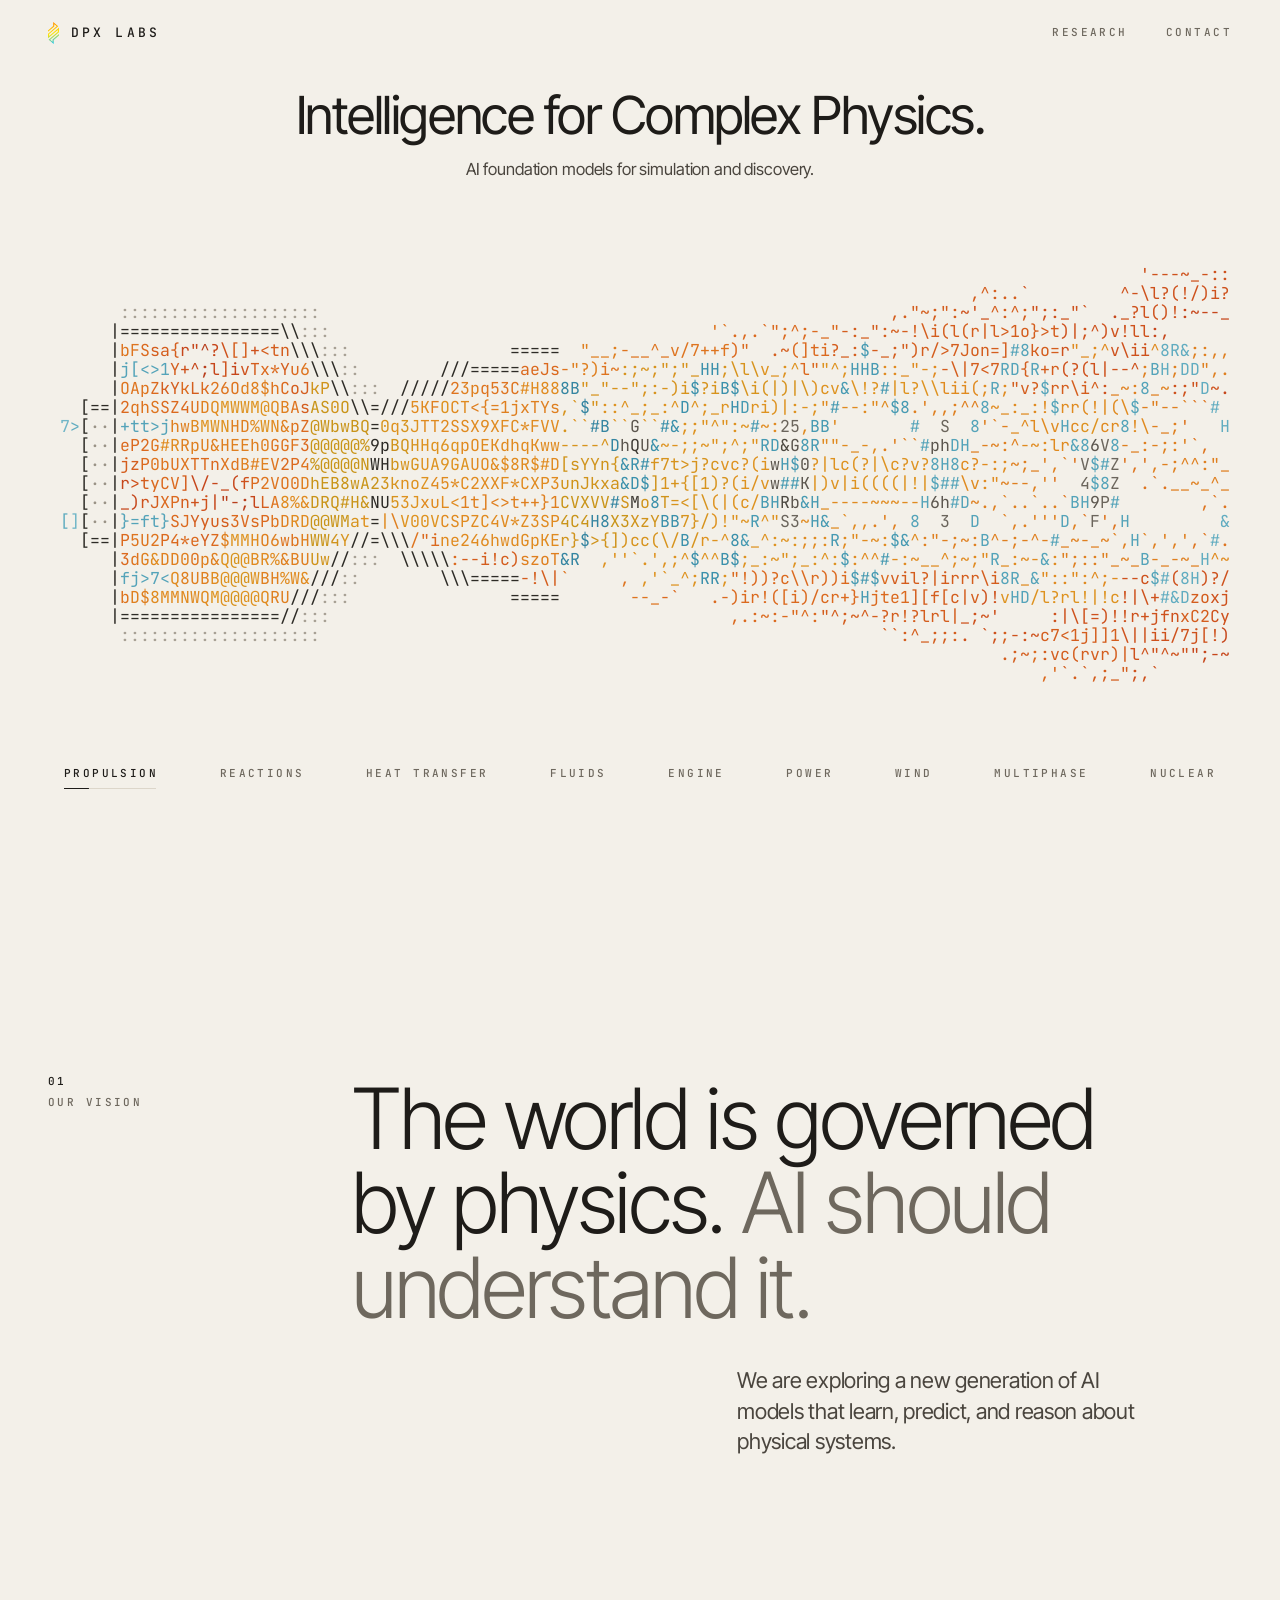
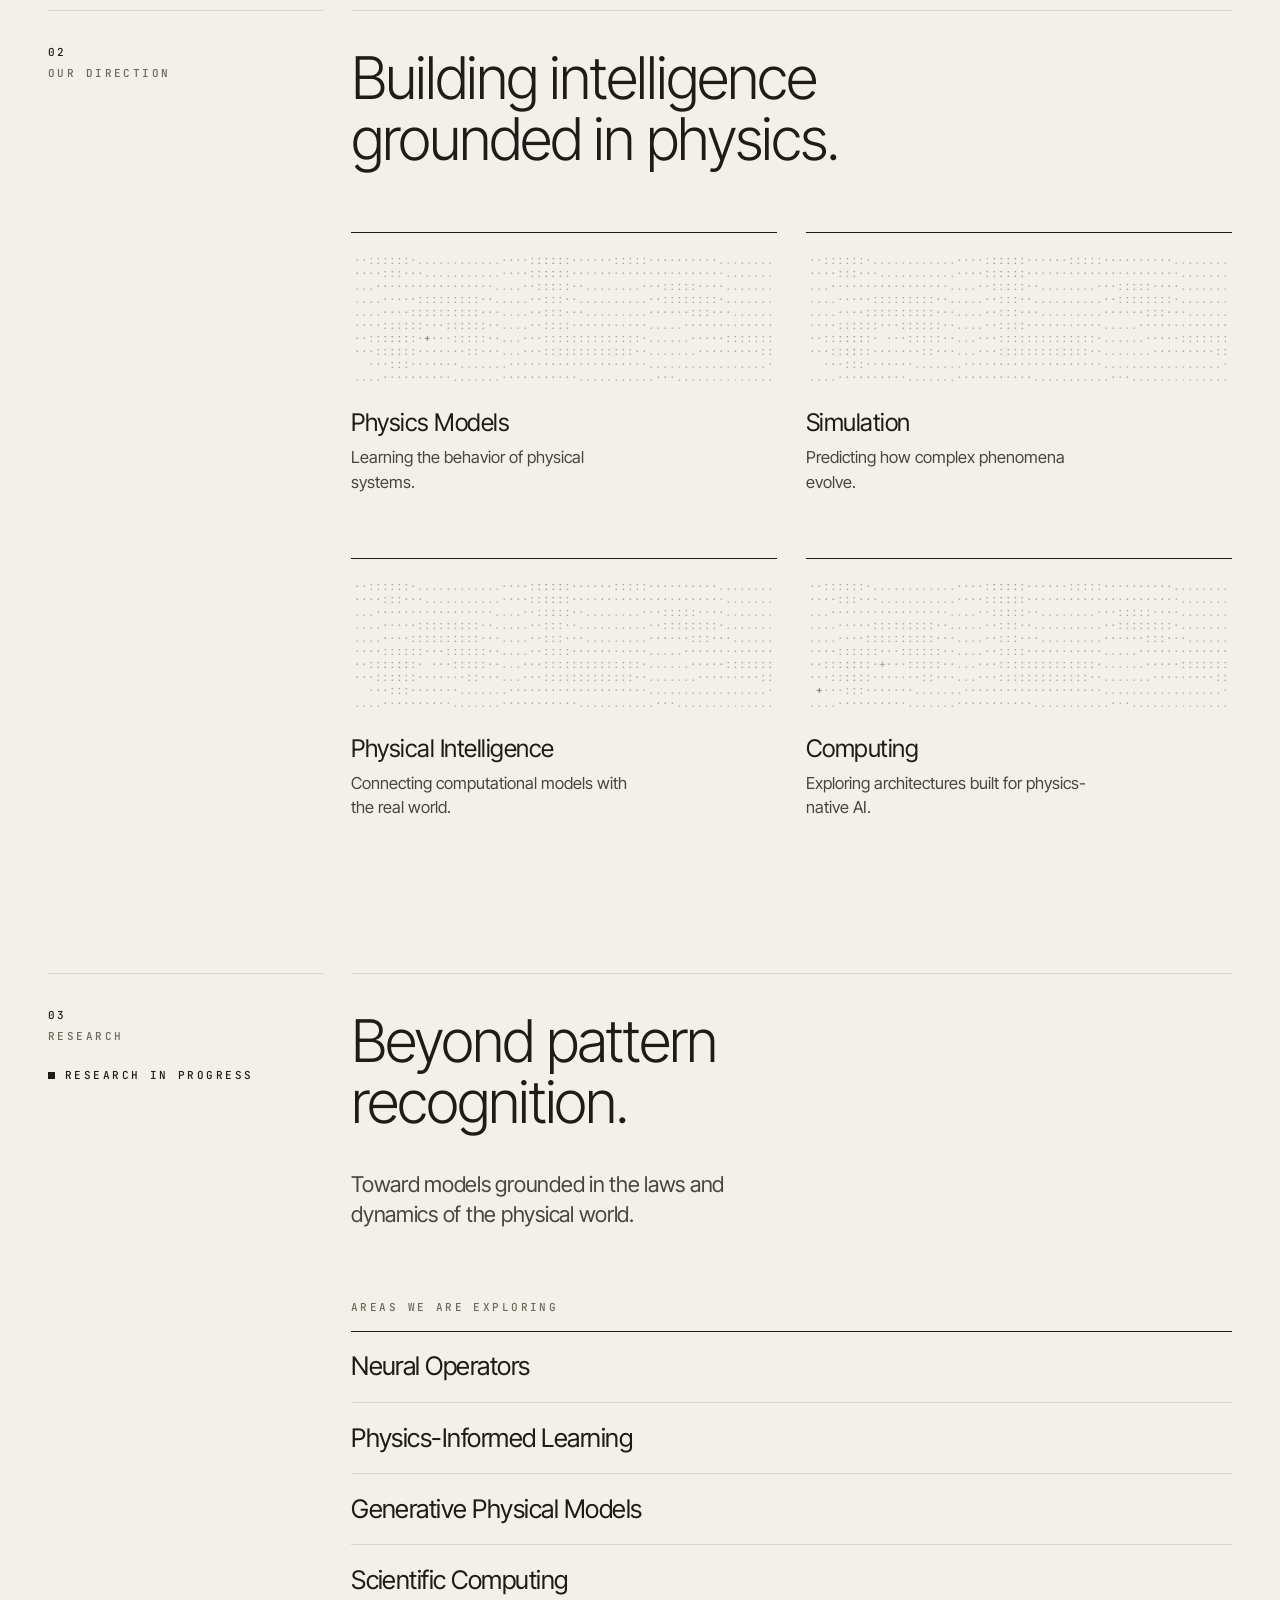
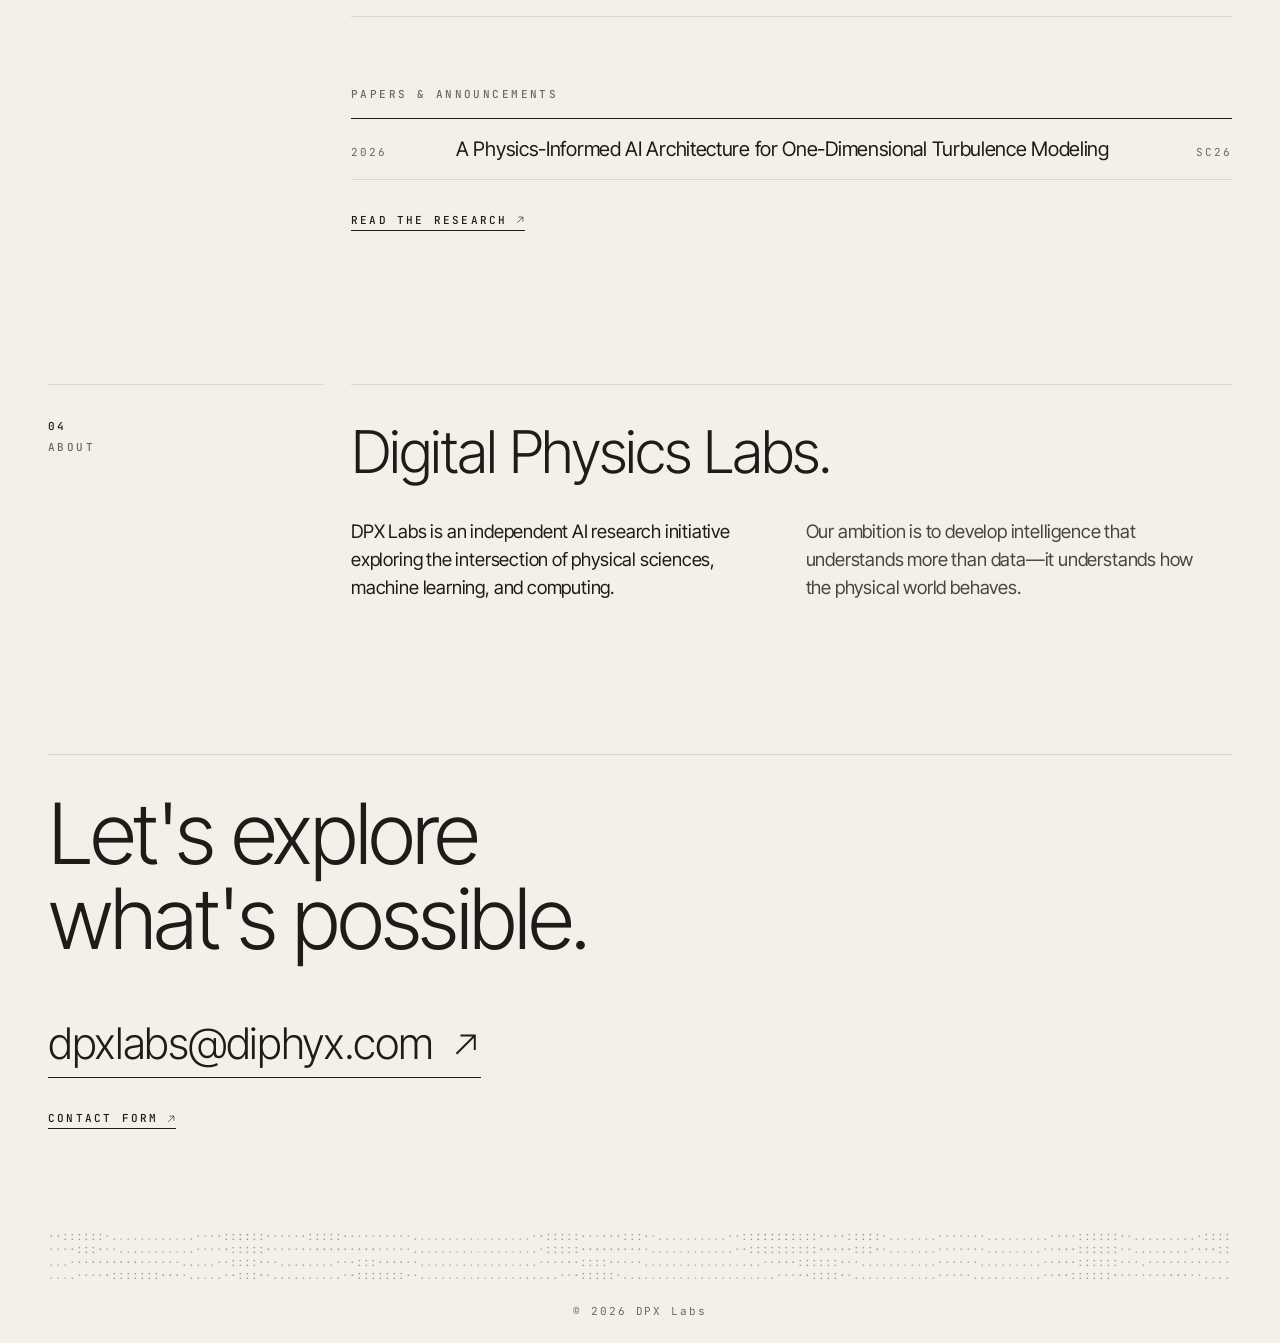
<file: index.html>
<!doctype html>
<html lang="en">
<head>
  <meta charset="utf-8">
  <meta name="viewport" content="width=device-width, initial-scale=1">
  <title>DPX Labs — Learning the Laws of Physics</title>
  <meta name="description" content="DPX Labs is an independent AI research initiative exploring the intersection of physical sciences, machine learning and computing.">
  <meta name="theme-color" content="#F3F0E9">
  <link rel="icon" href="assets/diphyx-mark.svg" type="image/svg+xml">
  <link rel="preconnect" href="https://fonts.googleapis.com">
  <link rel="preconnect" href="https://fonts.gstatic.com" crossorigin>
  <link href="https://fonts.googleapis.com/css2?family=Inter+Tight:wght@300;400;500&family=JetBrains+Mono:wght@400;500&display=swap" rel="stylesheet">
  <link rel="stylesheet" href="styles.css">
</head>
<body>
  <a class="skip" href="#vision">Skip to content</a>

  <header class="site-header">
    <a class="brand" href="#top" aria-label="DPX Labs, back to top">
      <img src="assets/diphyx-mark.svg" alt="" width="11" height="22">
      <span>DPX LABS</span>
    </a>
    <nav class="site-nav" aria-label="Primary">
      <a href="research.html">RESEARCH</a>
      <a href="contact.html">CONTACT</a>
    </nav>
  </header>

  <main>
    <section class="hero" id="top" aria-label="Introduction">
      <div class="intro">
        <h1>Intelligence for Complex Physics.</h1>
        <p class="subtitle">AI foundation models for simulation and discovery.</p>
      </div>

      <div class="matrix" id="physics-hero">
        <canvas role="img" aria-label="ASCII physics simulation"></canvas>
      </div>

      <nav class="scene-nav" aria-label="Simulations">
        <button type="button" data-scene="propulsion" aria-pressed="true">PROPULSION<span class="bar"><i></i></span></button>
        <button type="button" data-scene="combustion" aria-pressed="false">REACTIONS<span class="bar"><i></i></span></button>
        <button type="button" data-scene="thermal" aria-pressed="false">HEAT TRANSFER<span class="bar"><i></i></span></button>
        <button type="button" data-scene="flow" aria-pressed="false">FLUIDS<span class="bar"><i></i></span></button>
        <button type="button" data-scene="engine" aria-pressed="false">ENGINE<span class="bar"><i></i></span></button>
        <button type="button" data-scene="power" aria-pressed="false">POWER<span class="bar"><i></i></span></button>
        <button type="button" data-scene="wind" aria-pressed="false">WIND<span class="bar"><i></i></span></button>
        <button type="button" data-scene="pump" aria-pressed="false">MULTIPHASE<span class="bar"><i></i></span></button>
        <button type="button" data-scene="nuclear" aria-pressed="false">NUCLEAR<span class="bar"><i></i></span></button>
      </nav>
    </section>

    <section class="spread spread--vision" id="vision" aria-labelledby="vision-h">
      <p class="rail"><span class="idx">01</span><span class="label">Our vision</span></p>
      <div class="col">
        <h2 id="vision-h" class="display">The world is governed by physics. <span class="turn">AI should understand it.</span></h2>
        <p class="lede">We are exploring a new generation of AI models that learn, predict, and reason about physical systems.</p>
      </div>
    </section>

    <section class="spread" id="direction" aria-labelledby="direction-h">
      <p class="rail"><span class="idx">02</span><span class="label">Our direction</span></p>
      <div class="col">
        <h2 id="direction-h" class="title">Building intelligence grounded in physics.</h2>
        <ol class="directions">
          <li>
            <canvas class="micro" data-field="wave" aria-hidden="true"></canvas>
            <h3>Physics Models</h3>
            <p>Learning the behavior of physical systems.</p>
          </li>
          <li>
            <canvas class="micro" data-field="flow" aria-hidden="true"></canvas>
            <h3>Simulation</h3>
            <p>Predicting how complex phenomena evolve.</p>
          </li>
          <li>
            <canvas class="micro" data-field="sense" aria-hidden="true"></canvas>
            <h3>Physical Intelligence</h3>
            <p>Connecting computational models with the real world.</p>
          </li>
          <li>
            <canvas class="micro" data-field="lattice" aria-hidden="true"></canvas>
            <h3>Computing</h3>
            <p>Exploring architectures built for physics-native AI.</p>
          </li>
        </ol>
      </div>
    </section>

    <section class="spread" id="research" aria-labelledby="research-h">
      <div class="rail"><span class="idx">03</span><span class="label">Research</span><p class="status"><i aria-hidden="true"></i>Research in progress</p></div>
      <div class="col">
        <h2 id="research-h" class="title">Beyond pattern recognition.</h2>
        <p class="lede">Toward models grounded in the laws and dynamics of the physical world.</p>

        <h3 class="minor">Areas we are exploring</h3>
        <ul class="topics">
          <li>Neural Operators</li>
          <li>Physics-Informed Learning</li>
          <li>Generative Physical Models</li>
          <li>Scientific Computing</li>
        </ul>

        <div class="pubs" aria-labelledby="pubs-h">
          <h3 class="minor" id="pubs-h">Papers &amp; announcements</h3>
          <!-- TODO: confirm the SC26 status and keep it in sync with research.html#publications. -->
          <ol class="pub-list">
            <li>
              <time datetime="2026">2026</time>
              <a href="research.html#publications">A Physics-Informed AI Architecture for One-Dimensional Turbulence Modeling</a>
              <span class="pub-kind">SC26</span>
            </li>
          </ol>
          <p class="teaser-more"><a class="more-link" href="research.html">Read the research<svg viewBox="0 0 24 24" aria-hidden="true"><path d="M5 19 19 5M8 5h11v11" fill="none" stroke="currentColor" stroke-width="1.5"/></svg></a></p>
        </div>
      </div>
    </section>

    <section class="spread" id="about" aria-labelledby="about-h">
      <p class="rail"><span class="idx">04</span><span class="label">About</span></p>
      <div class="col">
        <h2 id="about-h" class="title">Digital Physics Labs.</h2>
        <div class="prose">
          <p>DPX Labs is an independent AI research initiative exploring the intersection of physical sciences, machine learning, and computing.</p>
          <p>Our ambition is to develop intelligence that understands more than data—it understands how the physical world behaves.</p>
        </div>
      </div>
    </section>

    <section class="spread spread--contact" id="contact" aria-labelledby="contact-h">
      <div class="col">
        <h2 id="contact-h" class="display">Let's explore what's possible.</h2>
        <!-- Contact address: change both the href and the text below. -->
        <a class="mail" href="mailto:dpxlabs@diphyx.com">
          <span>dpxlabs@diphyx.com</span>
          <svg viewBox="0 0 24 24" width="24" height="24" aria-hidden="true"><path d="M5 19 19 5M8 5h11v11" fill="none" stroke="currentColor" stroke-width="1.5"/></svg>
        </a>
        <p class="teaser-more"><a class="more-link" href="contact.html">Contact form<svg viewBox="0 0 24 24" aria-hidden="true"><path d="M5 19 19 5M8 5h11v11" fill="none" stroke="currentColor" stroke-width="1.5"/></svg></a></p>
      </div>
    </section>

    <canvas class="band" data-field="calm" data-font="11" aria-hidden="true"></canvas>
  </main>

  <footer class="site-footer">© 2026 DPX Labs</footer>

  <script src="js/core.js"></script>
  <script src="js/ascii-renderer.js"></script>
  <script src="js/physics-scene.js"></script>
  <script src="js/scenes/pipe-flow-scene.js"></script>
  <script src="js/scenes/flame-scene.js"></script>
  <script src="js/scenes/heat-exchanger-scene.js"></script>
  <script src="js/scenes/rocket-engine-scene.js"></script>
  <script src="js/scenes/car-engine-scene.js"></script>
  <script src="js/scenes/gas-turbine-scene.js"></script>
  <script src="js/scenes/wind-turbine-scene.js"></script>
  <script src="js/scenes/pump-cavitation-scene.js"></script>
  <script src="js/scenes/nuclear-loop-scene.js"></script>
  <script src="js/scene-transition.js"></script>
  <script src="js/physics-hero.js"></script>
  <script src="js/micro-field.js"></script>
  <script src="js/site.js"></script>
  <script>
    (function () {
      var family = '"JetBrains Mono", ui-monospace, "SF Mono", Menlo, monospace';
      var boot = function () {
        new DPX.PhysicsHero(document.getElementById('physics-hero'), { fontFamily: family });
        DPX.initMicroFields({ fontFamily: family });
      };
      var fontReady = document.fonts && document.fonts.load ? document.fonts.load('12px "JetBrains Mono"') : Promise.resolve();
      Promise.race([fontReady, new Promise(function (r) { setTimeout(r, 1200); })]).then(boot, boot);
    })();
  </script>
</body>
</html>
</file>
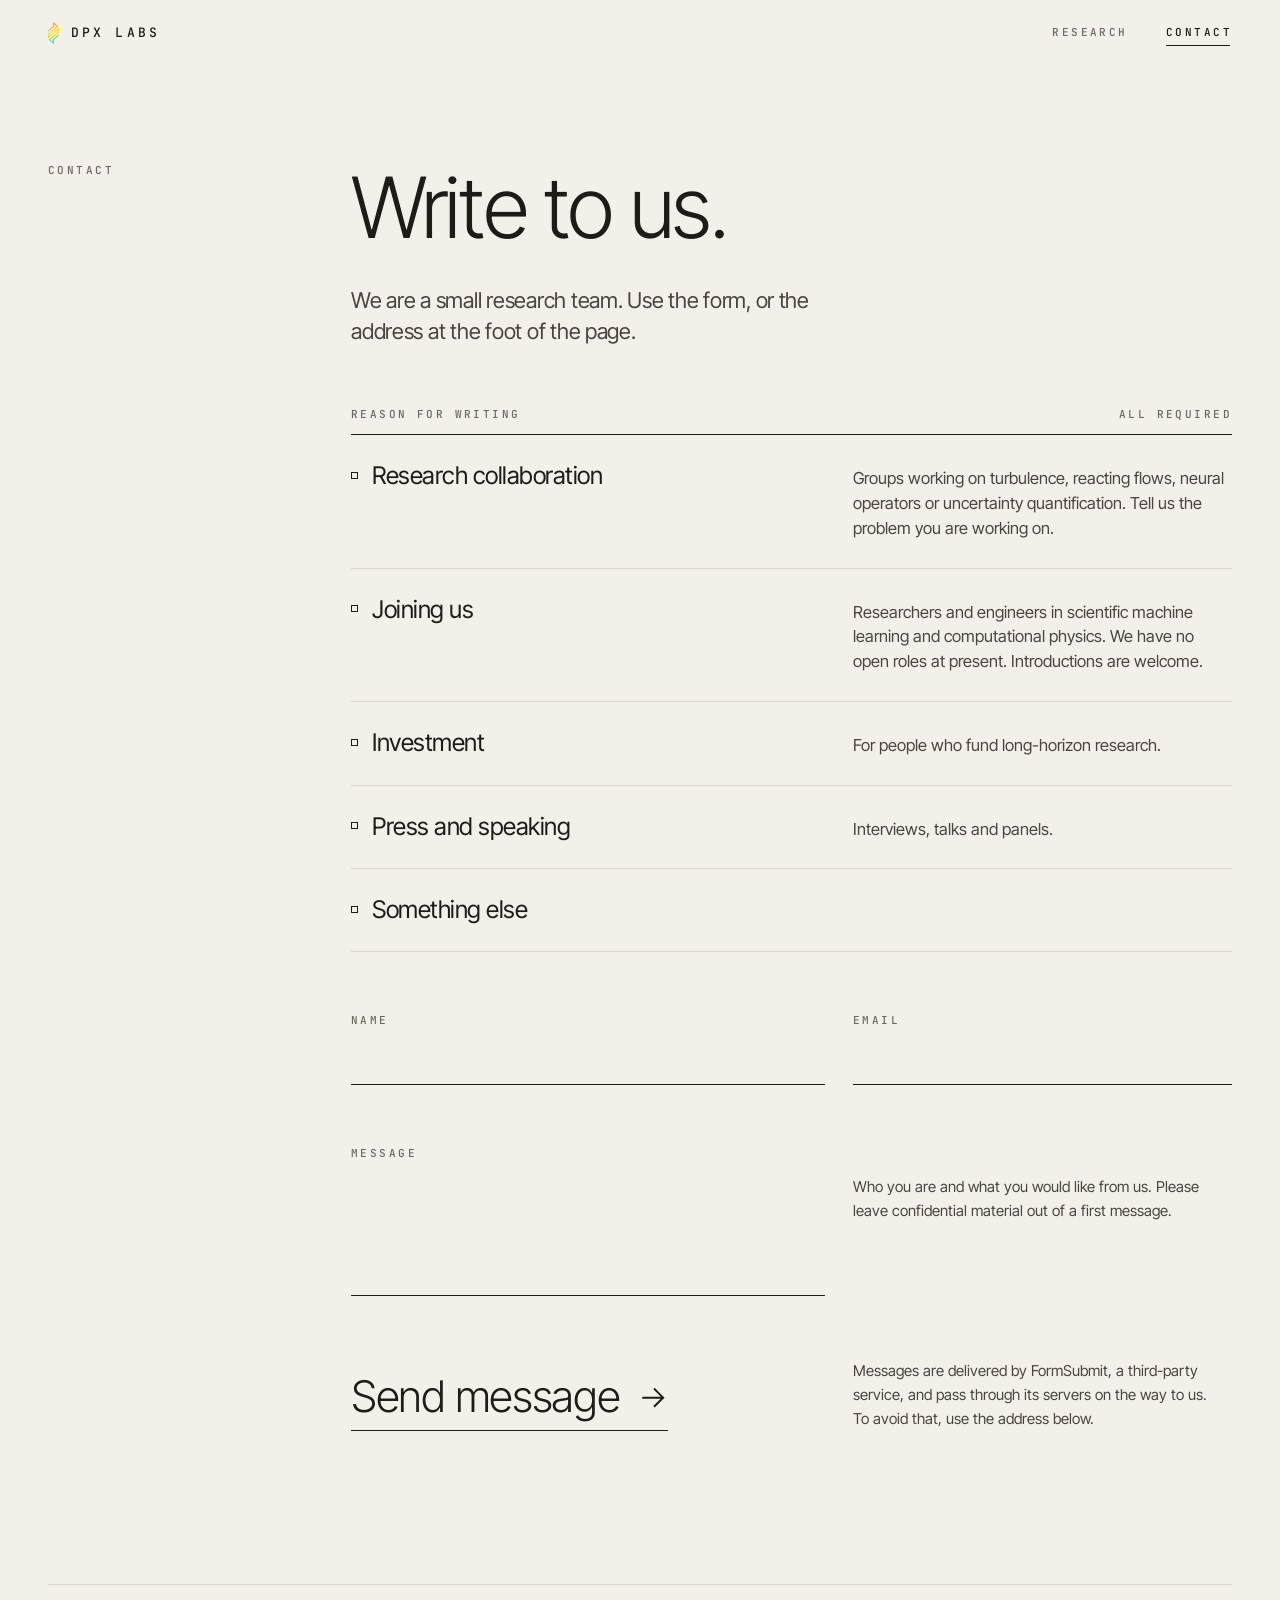
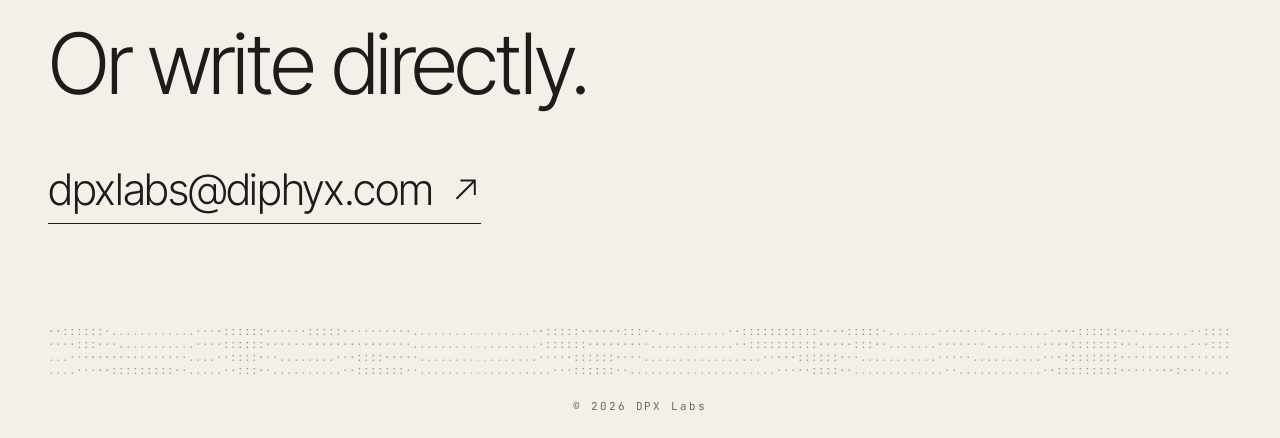
<file: contact.html>
<!doctype html>
<html lang="en">
<head>
  <meta charset="utf-8">
  <meta name="viewport" content="width=device-width, initial-scale=1">
  <title>Contact — DPX Labs</title>
  <meta name="description" content="Write to DPX Labs about research collaboration, joining the team, investment or press.">
  <meta name="theme-color" content="#F3F0E9">
  <meta property="og:title" content="Contact — DPX Labs">
  <meta property="og:description" content="Write to DPX Labs about research collaboration, joining the team, investment or press.">
  <meta property="og:type" content="website">
  <!-- TODO: add <link rel="canonical"> once the site's domain is settled (CNAME and PRODUCT.md disagree). -->
  <link rel="icon" href="assets/diphyx-mark.svg" type="image/svg+xml">
  <link rel="preconnect" href="https://fonts.googleapis.com">
  <link rel="preconnect" href="https://fonts.gstatic.com" crossorigin>
  <link href="https://fonts.googleapis.com/css2?family=Inter+Tight:wght@300;400;500&family=JetBrains+Mono:wght@400;500&display=swap" rel="stylesheet">
  <link rel="stylesheet" href="styles.css">
</head>
<body class="page-contact">
  <a class="skip" href="#write">Skip to the form</a>

  <header class="site-header">
    <a class="brand" href="index.html" aria-label="DPX Labs, home">
      <img src="assets/diphyx-mark.svg" alt="" width="11" height="22">
      <span>DPX LABS</span>
    </a>
    <nav class="site-nav" aria-label="Primary">
      <a href="research.html">RESEARCH</a>
      <a href="contact.html" data-page aria-current="page">CONTACT</a>
    </nav>
  </header>

  <main>
    <section class="spread spread--intro" id="top" aria-labelledby="contact-page-h">
      <div class="rail"><span class="label">Contact</span></div>
      <div class="col">
        <h1 id="contact-page-h" class="display">Write to us.</h1>
        <p class="lede">We are a small research team. Use the form, or the address at the foot of the page.</p>

        <div class="form-wrap" id="write">
          <!-- Sent state. Without script it is shown by the #sent fragment that FormSubmit redirects to;
               with script, js/contact-form.js shows it after a successful send. -->
          <div class="sent" id="sent" role="status" tabindex="-1">
            <p class="status"><i aria-hidden="true"></i>Message sent</p>
            <p class="lede">Thank you. Your message is on its way to us.</p>
            <p class="teaser-more"><a class="more-link" id="write-again" href="contact.html">Write another message<svg viewBox="0 0 24 24" aria-hidden="true"><path d="M5 19 19 5M8 5h11v11" fill="none" stroke="currentColor" stroke-width="1.5"/></svg></a></p>
          </div>

          <!-- FormSubmit (formsubmit.co). The first submission sends an activation email to the inbox below;
               nothing is delivered until its link is clicked. After activation the address in `action`
               can be replaced by the alias FormSubmit sends. Change the address here and in the strip below. -->
          <form class="form" id="contact-form" action="https://formsubmit.co/dpxlabs@diphyx.com" method="POST">
            <!-- `_next` must be an absolute URL. js/contact-form.js rewrites it to the page's own address;
                 the value below is used only when scripts are off. TODO: set it to the site's real domain. -->
            <input type="hidden" name="_next" value="https://dpx.diphyx.com/contact.html#sent">
            <input type="hidden" name="_captcha" value="false">
            <input type="hidden" name="_template" value="table">
            <div class="hp" hidden aria-hidden="true">
              <label for="f-honey">Leave this field empty</label>
              <input type="text" id="f-honey" name="_honey" tabindex="-1" autocomplete="off">
            </div>

            <div class="form-head">
              <p class="minor" id="reason-label">Reason for writing</p>
              <p class="minor">All required</p>
            </div>
            <p class="field-error" id="err-reason"></p>
            <!-- The chosen reason is sent as the email subject. -->
            <div class="choices" id="f-reason" role="radiogroup" aria-labelledby="reason-label" aria-required="true">
              <label class="choice">
                <input type="radio" name="_subject" value="Research collaboration" required aria-labelledby="n-collab" aria-describedby="d-collab err-reason">
                <span class="choice-name" id="n-collab">Research collaboration</span>
                <span class="choice-desc" id="d-collab">Groups working on turbulence, reacting flows, neural operators or uncertainty quantification. Tell us the problem you are working on.</span>
              </label>
              <label class="choice">
                <input type="radio" name="_subject" value="Introduction" aria-labelledby="n-join" aria-describedby="d-join err-reason">
                <span class="choice-name" id="n-join">Joining us</span>
                <span class="choice-desc" id="d-join">Researchers and engineers in scientific machine learning and computational physics. We have no open roles at present. Introductions are welcome.</span>
              </label>
              <label class="choice">
                <input type="radio" name="_subject" value="Investor enquiry" aria-labelledby="n-invest" aria-describedby="d-invest err-reason">
                <span class="choice-name" id="n-invest">Investment</span>
                <span class="choice-desc" id="d-invest">For people who fund long-horizon research.</span>
              </label>
              <label class="choice">
                <input type="radio" name="_subject" value="Press or speaking request" aria-labelledby="n-press" aria-describedby="d-press err-reason">
                <span class="choice-name" id="n-press">Press and speaking</span>
                <span class="choice-desc" id="d-press">Interviews, talks and panels.</span>
              </label>
              <label class="choice">
                <input type="radio" name="_subject" value="General enquiry" aria-labelledby="n-other" aria-describedby="err-reason">
                <span class="choice-name" id="n-other">Something else</span>
              </label>
            </div>

            <div class="field-row">
              <div class="field">
                <label class="minor" for="f-name">Name</label>
                <input type="text" id="f-name" name="name" autocomplete="name" required aria-describedby="err-name">
                <p class="field-error" id="err-name"></p>
              </div>
              <div class="field">
                <label class="minor" for="f-email">Email</label>
                <input type="email" id="f-email" name="email" autocomplete="email" spellcheck="false" required aria-describedby="err-email">
                <p class="field-error" id="err-email"></p>
              </div>
            </div>

            <div class="field field--message">
              <label class="minor" for="f-message">Message</label>
              <p class="field-hint" id="hint-message">Who you are and what you would like from us. Please leave confidential material out of a first message.</p>
              <textarea id="f-message" name="message" rows="4" required aria-describedby="hint-message err-message"></textarea>
              <p class="field-error" id="err-message"></p>
            </div>

            <p class="form-status" id="form-status" role="status"></p>
            <p class="sr" id="send-live" role="status"></p>

            <div class="send-row">
              <button class="send" type="submit">
                <span>Send message</span>
                <svg viewBox="0 0 24 24" width="24" height="24" aria-hidden="true"><path d="M4 12h16M13 5l7 7-7 7" fill="none" stroke="currentColor" stroke-width="1.5"/></svg>
              </button>
              <p class="form-privacy">Messages are delivered by FormSubmit, a third-party service, and pass through its servers on the way to us. To avoid that, use the address below.</p>
            </div>
          </form>
        </div>
      </div>
    </section>

    <section class="spread spread--contact" id="contact" aria-labelledby="contact-h">
      <div class="col">
        <h2 id="contact-h" class="display">Or write directly.</h2>
        <a class="mail" href="mailto:dpxlabs@diphyx.com">
          <span>dpxlabs@diphyx.com</span>
          <svg viewBox="0 0 24 24" width="24" height="24" aria-hidden="true"><path d="M5 19 19 5M8 5h11v11" fill="none" stroke="currentColor" stroke-width="1.5"/></svg>
        </a>
      </div>
    </section>

    <canvas class="band" data-field="calm" data-font="11" aria-hidden="true"></canvas>
  </main>

  <footer class="site-footer">© 2026 DPX Labs</footer>

  <script src="js/core.js"></script>
  <script src="js/ascii-renderer.js"></script>
  <script src="js/micro-field.js"></script>
  <script src="js/site.js"></script>
  <script src="js/contact-form.js"></script>
  <script>
    (function () {
      var family = '"JetBrains Mono", ui-monospace, "SF Mono", Menlo, monospace';
      var boot = function () { DPX.initMicroFields({ fontFamily: family }); };
      var fontReady = document.fonts && document.fonts.load ? document.fonts.load('12px "JetBrains Mono"') : Promise.resolve();
      Promise.race([fontReady, new Promise(function (r) { setTimeout(r, 1200); })]).then(boot, boot);
    })();
  </script>
</body>
</html>
</file>
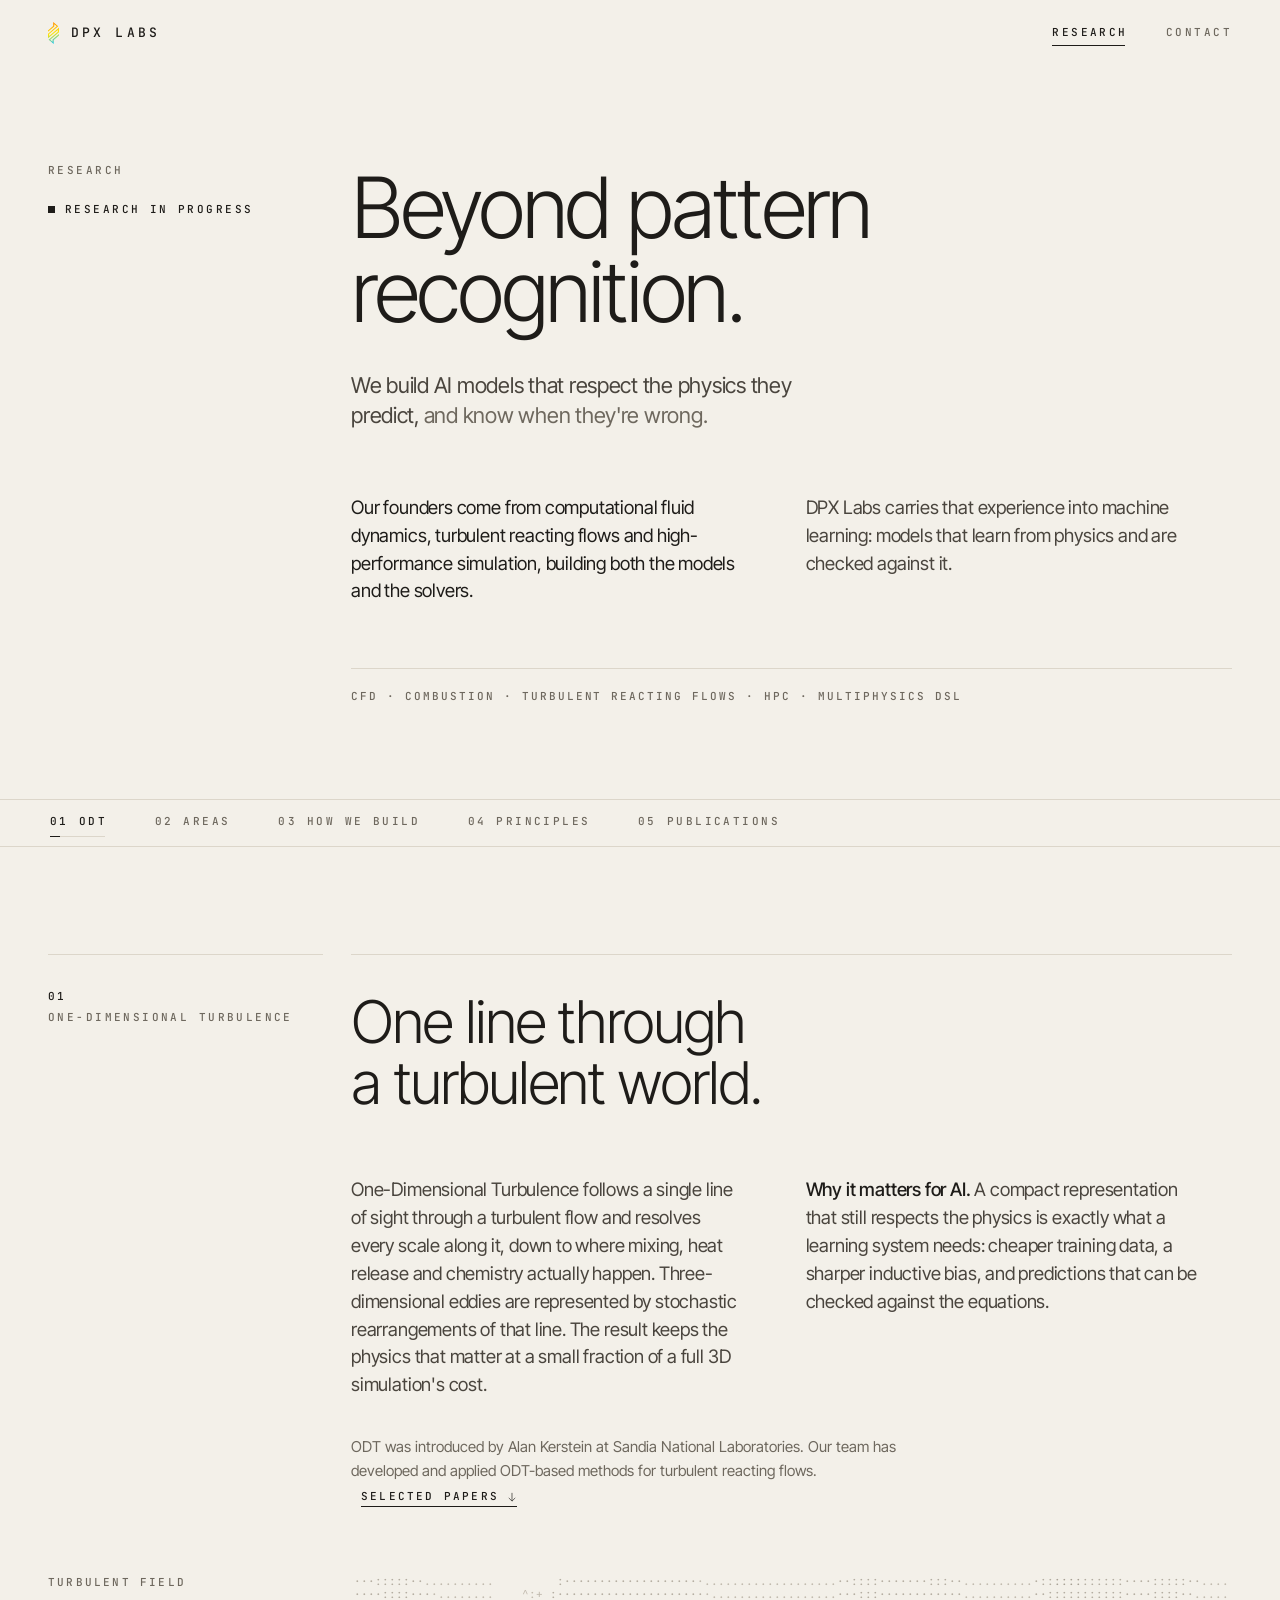
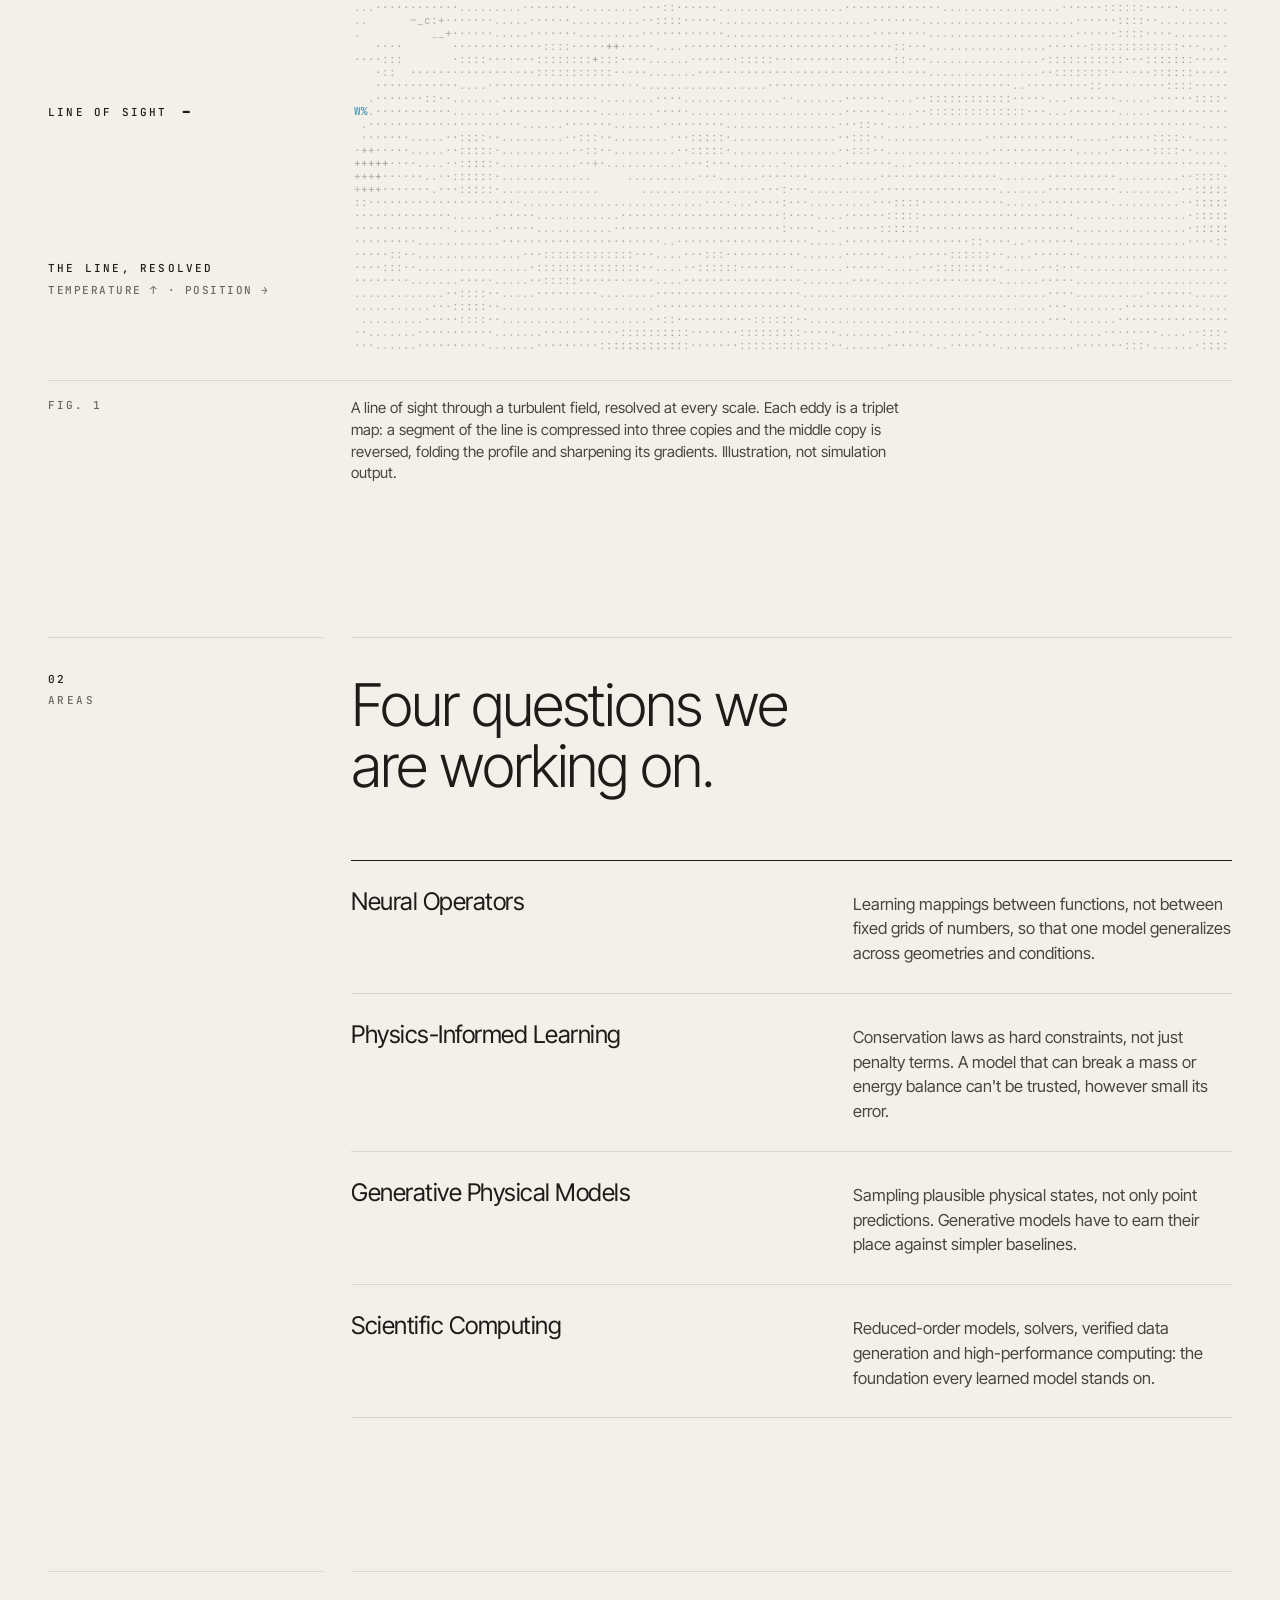
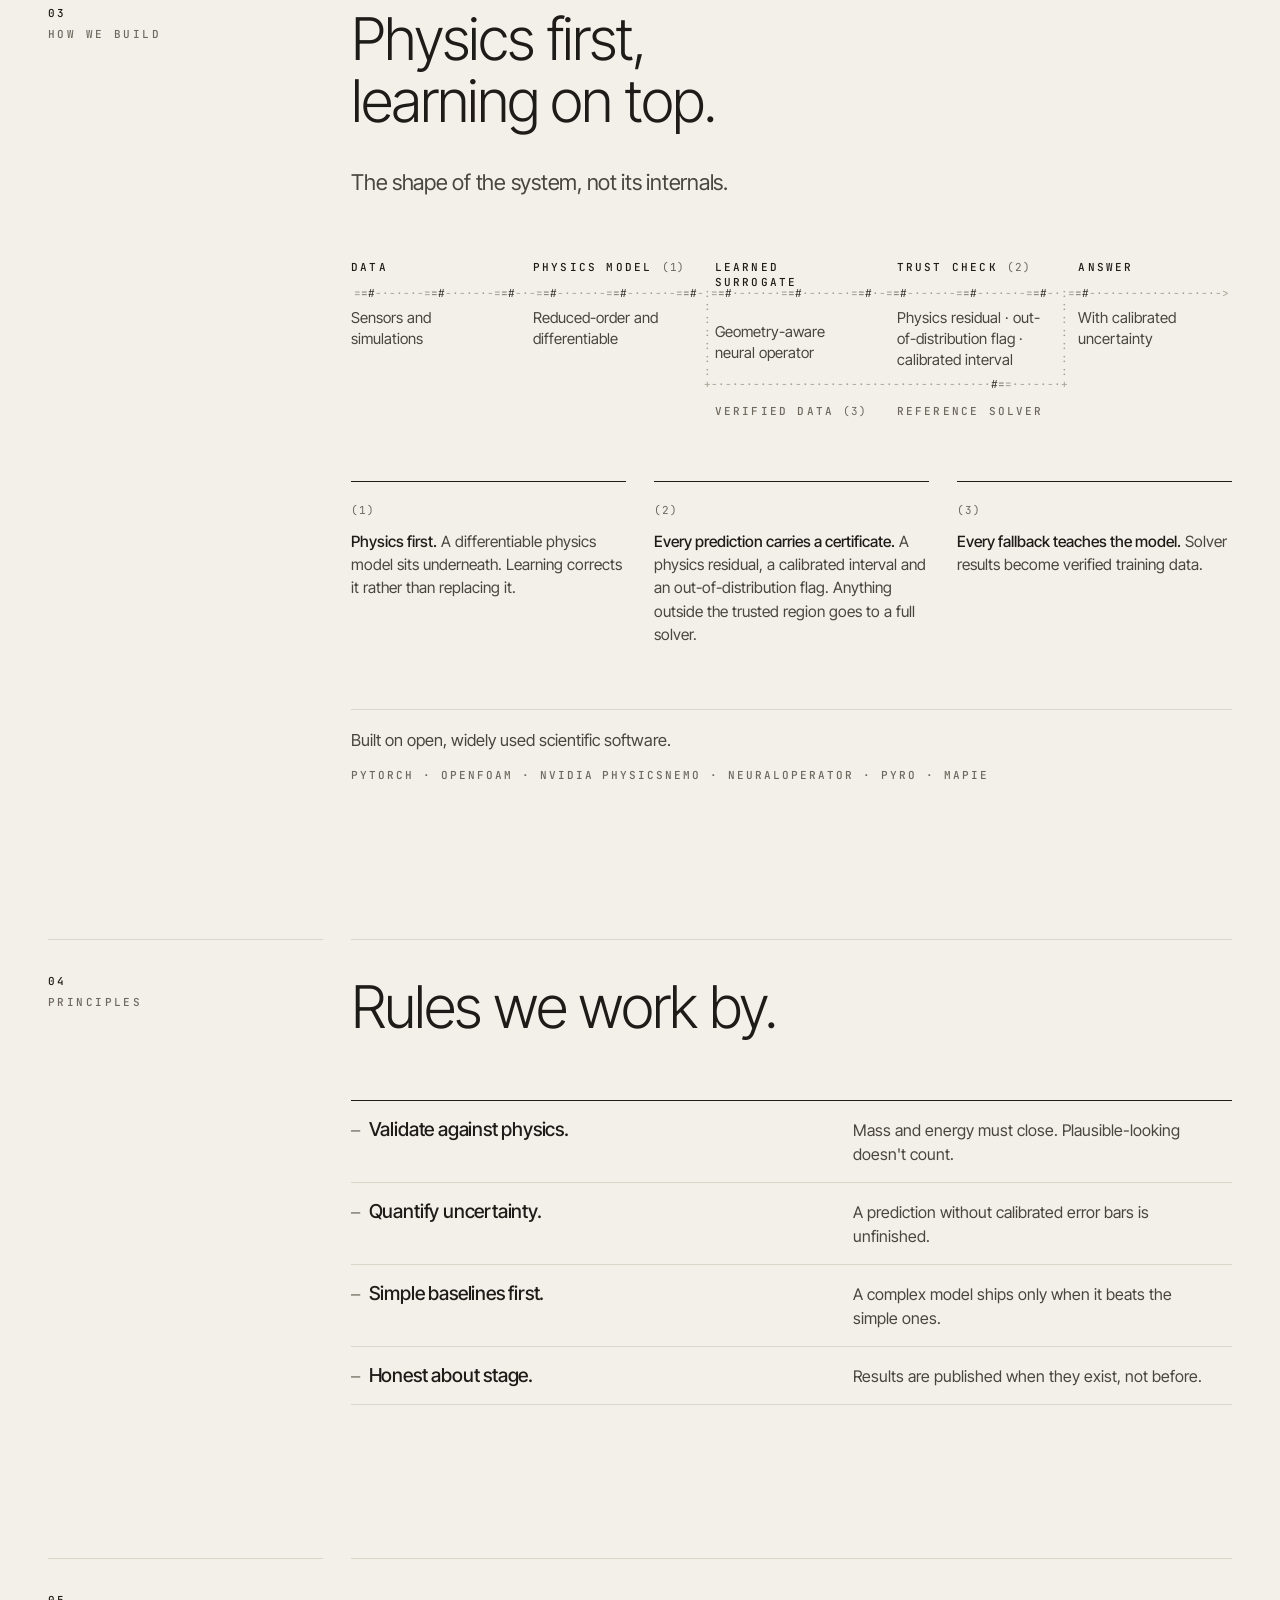
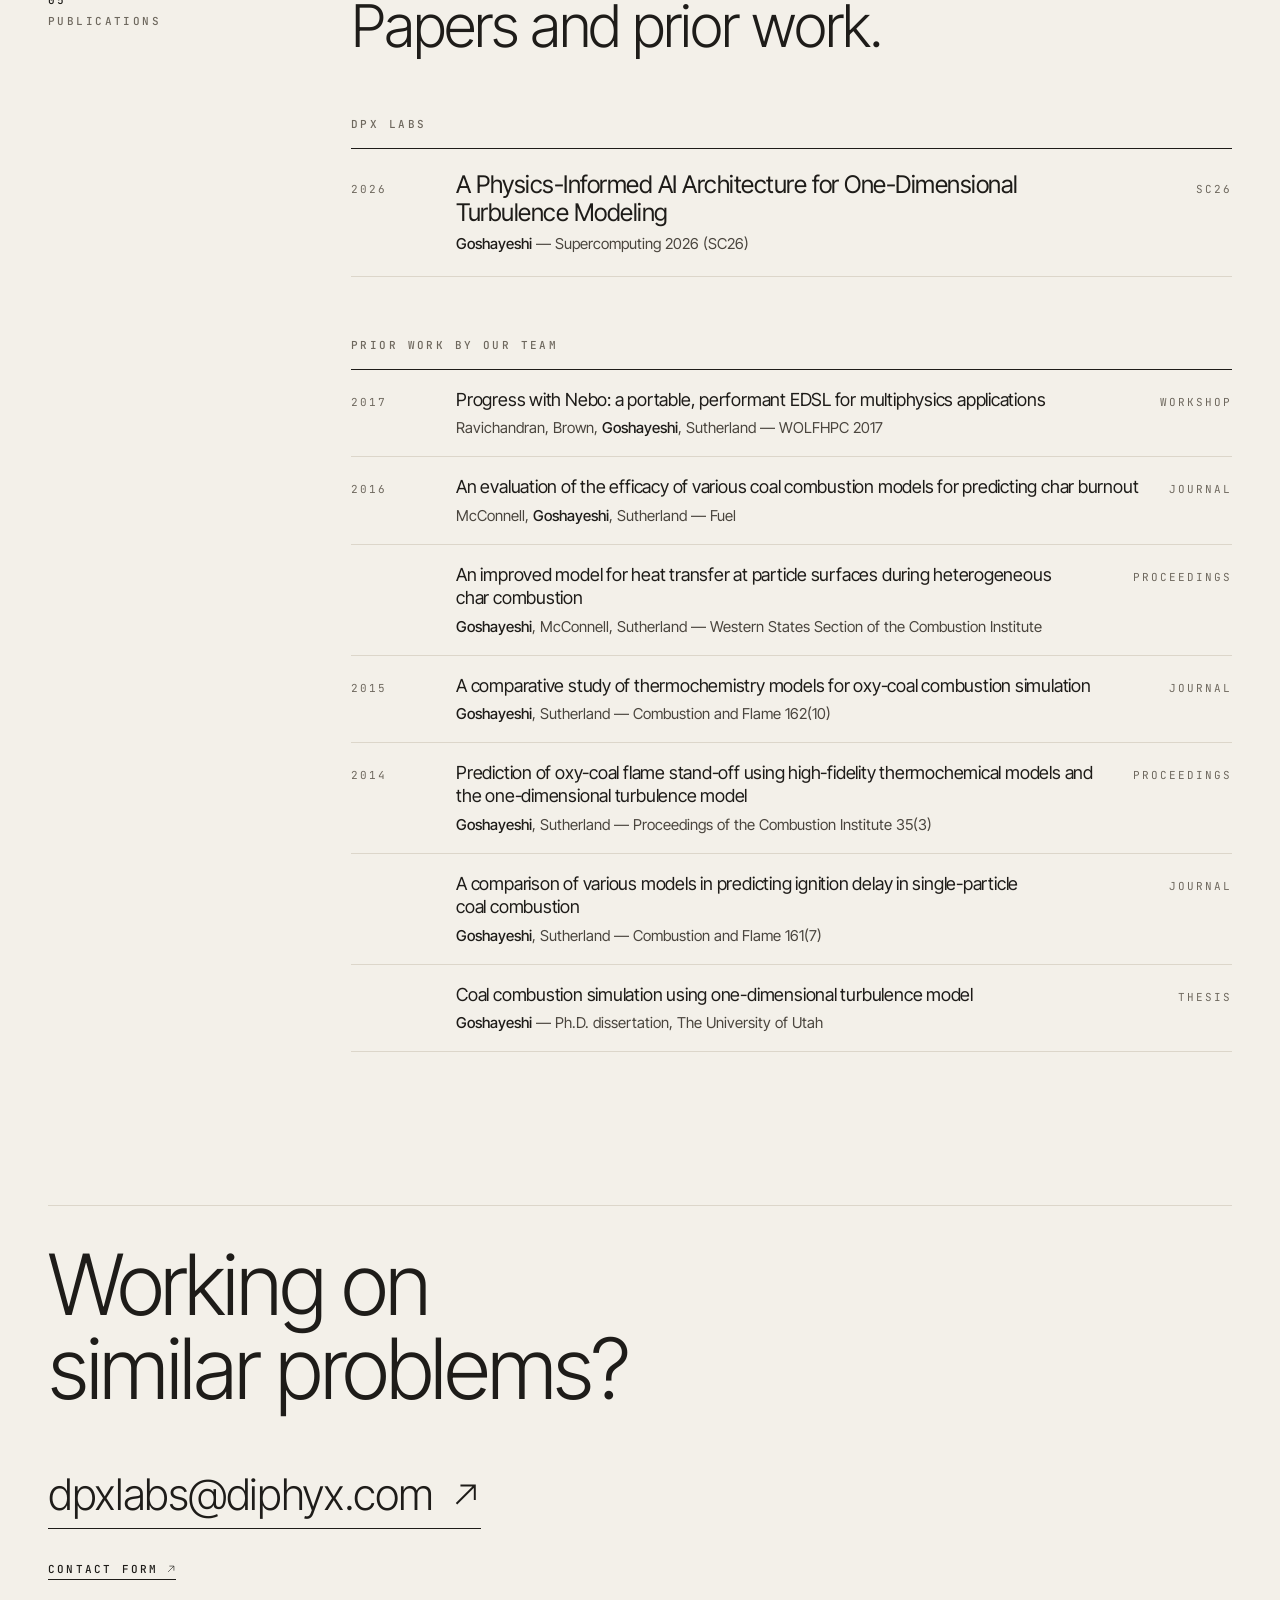
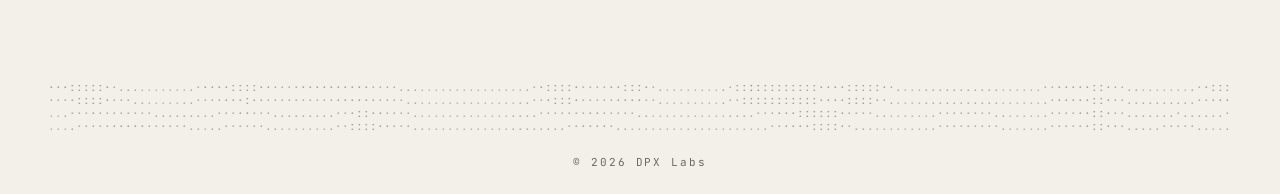
<file: research.html>
<!doctype html>
<html lang="en">
<head>
  <meta charset="utf-8">
  <meta name="viewport" content="width=device-width, initial-scale=1">
  <title>Research — DPX Labs</title>
  <meta name="description" content="DPX Labs research: physics-grounded AI built on a background in turbulence, reacting flows and high-performance simulation. One-Dimensional Turbulence, how we build, and publications.">
  <meta name="theme-color" content="#F3F0E9">
  <meta property="og:title" content="Research — DPX Labs">
  <meta property="og:description" content="AI models that respect the physics they predict, and know when they're wrong.">
  <meta property="og:type" content="website">
  <link rel="icon" href="assets/diphyx-mark.svg" type="image/svg+xml">
  <link rel="preconnect" href="https://fonts.googleapis.com">
  <link rel="preconnect" href="https://fonts.gstatic.com" crossorigin>
  <link href="https://fonts.googleapis.com/css2?family=Inter+Tight:wght@300;400;500&family=JetBrains+Mono:wght@400;500&display=swap" rel="stylesheet">
  <link rel="stylesheet" href="styles.css">
</head>
<body class="page-research">
  <a class="skip" href="#odt">Skip to content</a>

  <header class="site-header">
    <a class="brand" href="index.html" aria-label="DPX Labs, home">
      <img src="assets/diphyx-mark.svg" alt="" width="11" height="22">
      <span>DPX LABS</span>
    </a>
    <nav class="site-nav" aria-label="Primary">
      <a href="research.html" data-page aria-current="page">RESEARCH</a>
      <a href="contact.html">CONTACT</a>
    </nav>
  </header>

  <main>
    <section class="spread spread--intro" id="top" aria-labelledby="research-h">
      <div class="rail"><span class="label">Research</span><p class="status"><i aria-hidden="true"></i>Research in progress</p></div>
      <div class="col">
        <h1 id="research-h" class="display">Beyond pattern recognition.</h1>
        <p class="lede">We build AI models that respect the physics they predict, <span class="turn">and know when they're wrong.</span></p>
        <div class="prose">
          <p>Our founders come from computational fluid dynamics, turbulent reacting flows and high-performance simulation, building both the models and the solvers.</p>
          <p>DPX Labs carries that experience into machine learning: models that learn from physics and are checked against it.</p>
        </div>
        <p class="facts">CFD · Combustion · Turbulent reacting flows · HPC · Multiphysics DSL</p>
      </div>
    </section>

    <nav class="page-index" aria-label="On this page">
      <div class="page-index__row">
        <a href="#odt"><span class="n">01</span>ODT<span class="bar"><i></i></span></a>
        <a href="#areas"><span class="n">02</span>Areas<span class="bar"><i></i></span></a>
        <a href="#build"><span class="n">03</span>How we build<span class="bar"><i></i></span></a>
        <a href="#principles"><span class="n">04</span>Principles<span class="bar"><i></i></span></a>
        <a href="#publications"><span class="n">05</span>Publications<span class="bar"><i></i></span></a>
      </div>
    </nav>

    <!-- 01 · One-Dimensional Turbulence -->
    <section class="spread" id="odt" aria-labelledby="odt-h">
      <p class="rail"><span class="idx">01</span><span class="label">One-Dimensional Turbulence</span></p>
      <div class="col">
        <h2 id="odt-h" class="title">One line through a turbulent world.</h2>
        <div class="prose">
          <p>One-Dimensional Turbulence follows a single line of sight through a turbulent flow and resolves every scale along it, down to where mixing, heat release and chemistry actually happen. Three-dimensional eddies are represented by stochastic rearrangements of that line. The result keeps the physics that matter at a small fraction of a full 3D simulation's cost.</p>
          <p><strong>Why it matters for AI.</strong> A compact representation that still respects the physics is exactly what a learning system needs: cheaper training data, a sharper inductive bias, and predictions that can be checked against the equations.</p>
        </div>
        <p class="note">ODT was introduced by Alan Kerstein at Sandia National Laboratories. Our team has developed and applied ODT-based methods for turbulent reacting flows.
          <a class="more-link more-link--down" href="#publications">Selected papers<svg viewBox="0 0 24 24" aria-hidden="true"><path d="M5 19 19 5M8 5h11v11" fill="none" stroke="currentColor" stroke-width="1.5"/></svg></a>
        </p>
      </div>

      <figure class="field-figure" aria-labelledby="fig1-cap">
        <div class="ff-labels">
          <span class="ff-l ff-l--field">Turbulent field</span>
          <span class="ff-l ff-l--line">Line of sight <b aria-hidden="true">━</b></span>
          <span class="ff-l ff-l--strip">The line, resolved<small>Temperature ↑ · position →</small></span>
        </div>
        <canvas class="odt" data-field="odt" aria-hidden="true"></canvas>
        <figcaption id="fig1-cap">
          <span class="fig">Fig. 1</span>
          <span class="cap">A line of sight through a turbulent field, resolved at every scale. Each eddy is a triplet map: a segment of the line is compressed into three copies and the middle copy is reversed, folding the profile and sharpening its gradients. Illustration, not simulation output.</span>
        </figcaption>
      </figure>
    </section>

    <!-- 02 · Areas -->
    <section class="spread" id="areas" aria-labelledby="areas-h">
      <p class="rail"><span class="idx">02</span><span class="label">Areas</span></p>
      <div class="col">
        <h2 id="areas-h" class="title">Four questions we are working on.</h2>
        <ul class="areas">
          <li>
            <h3>Neural Operators</h3>
            <p>Learning mappings between functions, not between fixed grids of numbers, so that one model generalizes across geometries and conditions.</p>
          </li>
          <li>
            <h3>Physics-Informed Learning</h3>
            <p>Conservation laws as hard constraints, not just penalty terms. A model that can break a mass or energy balance can't be trusted, however small its error.</p>
          </li>
          <li>
            <h3>Generative Physical Models</h3>
            <p>Sampling plausible physical states, not only point predictions. Generative models have to earn their place against simpler baselines.</p>
          </li>
          <li>
            <h3>Scientific Computing</h3>
            <p>Reduced-order models, solvers, verified data generation and high-performance computing: the foundation every learned model stands on.</p>
          </li>
        </ul>
      </div>
    </section>

    <!-- 03 · How we build -->
    <section class="spread" id="build" aria-labelledby="build-h">
      <p class="rail"><span class="idx">03</span><span class="label">How we build</span></p>
      <div class="col">
        <h2 id="build-h" class="title">Physics first, learning on top.</h2>
        <p class="lede">The shape of the system, not its internals.</p>

        <div class="arch">
          <canvas class="arch-conduit" data-field="conduit" aria-hidden="true"></canvas>
          <ol class="arch-stages">
            <li class="arch-stage">
              <span class="arch-name">Data</span><span class="arch-wire" aria-hidden="true"></span>
              <span class="arch-desc">Sensors and simulations</span>
            </li>
            <li class="arch-stage">
              <span class="arch-name">Physics model <span class="mk">(1)</span></span><span class="arch-wire" aria-hidden="true"></span>
              <span class="arch-desc">Reduced-order and differentiable</span>
            </li>
            <li class="arch-stage">
              <span class="arch-name">Learned surrogate</span><span class="arch-wire" aria-hidden="true"></span>
              <span class="arch-desc">Geometry-aware neural operator</span>
            </li>
            <li class="arch-stage">
              <span class="arch-name">Trust check <span class="mk">(2)</span></span><span class="arch-wire" aria-hidden="true"></span>
              <span class="arch-desc">Physics residual · out-of-distribution flag · calibrated interval</span>
              <span class="arch-fallback">↳ Out of trust: reference solver → verified data → back to the learned surrogate <span class="mk">(3)</span></span>
            </li>
            <li class="arch-stage">
              <span class="arch-name">Answer</span><span class="arch-wire" aria-hidden="true"></span>
              <span class="arch-desc">With calibrated uncertainty</span>
            </li>
          </ol>
          <div class="arch-loop" aria-hidden="true"></div>
          <div class="arch-loop-labels" aria-hidden="true">
            <span class="l-data">Verified data <span class="mk">(3)</span></span>
            <span class="l-solver">Reference solver</span>
          </div>
        </div>

        <ol class="arch-notes">
          <li><span class="mk">(1)</span><p><strong>Physics first.</strong> A differentiable physics model sits underneath. Learning corrects it rather than replacing it.</p></li>
          <li><span class="mk">(2)</span><p><strong>Every prediction carries a certificate.</strong> A physics residual, a calibrated interval and an out-of-distribution flag. Anything outside the trusted region goes to a full solver.</p></li>
          <li><span class="mk">(3)</span><p><strong>Every fallback teaches the model.</strong> Solver results become verified training data.</p></li>
        </ol>

        <div class="oss">
          <p>Built on open, widely used scientific software.</p>
          <p class="oss-names">PyTorch · OpenFOAM · NVIDIA PhysicsNeMo · NeuralOperator · Pyro · MAPIE</p>
        </div>
      </div>
    </section>

    <!-- 04 · Principles -->
    <section class="spread" id="principles" aria-labelledby="principles-h">
      <p class="rail"><span class="idx">04</span><span class="label">Principles</span></p>
      <div class="col">
        <h2 id="principles-h" class="title">Rules we work by.</h2>
        <dl class="principles">
          <div><dt>Validate against physics.</dt><dd>Mass and energy must close. Plausible-looking doesn't count.</dd></div>
          <div><dt>Quantify uncertainty.</dt><dd>A prediction without calibrated error bars is unfinished.</dd></div>
          <div><dt>Simple baselines first.</dt><dd>A complex model ships only when it beats the simple ones.</dd></div>
          <div><dt>Honest about stage.</dt><dd>Results are published when they exist, not before.</dd></div>
        </dl>
      </div>
    </section>

    <!-- 05 · Publications -->
    <section class="spread" id="publications" aria-labelledby="pubs-h">
      <p class="rail"><span class="idx">05</span><span class="label">Publications</span></p>
      <div class="col">
        <h2 id="pubs-h" class="title">Papers and prior work.</h2>

        <h3 class="minor">DPX Labs</h3>
        <!-- TODO: confirm the SC26 status (accepted paper / poster / workshop) and set the kind tag to match;
             wrap the title in <a href="…">…<svg/></a> once a preprint or DOI exists. -->
        <ol class="pub-list pub-list--lead">
          <li>
            <time datetime="2026">2026</time>
            <div class="pub-body">
              <span class="pub-title">A Physics-Informed AI Architecture for One-Dimensional Turbulence Modeling</span>
              <span class="pub-meta"><b>Goshayeshi</b> — Supercomputing 2026 (SC26)</span>
            </div>
            <span class="pub-kind">SC26</span>
          </li>
        </ol>

        <h3 class="minor">Prior work by our team</h3>
        <!-- Titles are citations and are shown verbatim. TODO: add DOI links (title becomes an <a> with the arrow svg). -->
        <ol class="pub-list pub-list--prior">
          <li>
            <time datetime="2017">2017</time>
            <div class="pub-body">
              <span class="pub-title">Progress with Nebo: a portable, performant EDSL for multiphysics applications</span>
              <span class="pub-meta">Ravichandran, Brown, <b>Goshayeshi</b>, Sutherland — WOLFHPC 2017</span>
            </div>
            <span class="pub-kind">Workshop</span>
          </li>
          <li>
            <time datetime="2016">2016</time>
            <div class="pub-body">
              <span class="pub-title">An evaluation of the efficacy of various coal combustion models for predicting char burnout</span>
              <span class="pub-meta">McConnell, <b>Goshayeshi</b>, Sutherland — Fuel</span>
            </div>
            <span class="pub-kind">Journal</span>
          </li>
          <li>
            <time datetime="2016" class="same"><span class="sr">2016</span></time>
            <div class="pub-body">
              <span class="pub-title">An improved model for heat transfer at particle surfaces during heterogeneous char combustion</span>
              <span class="pub-meta"><b>Goshayeshi</b>, McConnell, Sutherland — Western States Section of the Combustion Institute</span>
            </div>
            <span class="pub-kind">Proceedings</span>
          </li>
          <li>
            <time datetime="2015">2015</time>
            <div class="pub-body">
              <span class="pub-title">A comparative study of thermochemistry models for oxy-coal combustion simulation</span>
              <span class="pub-meta"><b>Goshayeshi</b>, Sutherland — Combustion and Flame 162(10)</span>
            </div>
            <span class="pub-kind">Journal</span>
          </li>
          <li>
            <time datetime="2014">2014</time>
            <div class="pub-body">
              <span class="pub-title">Prediction of oxy-coal flame stand-off using high-fidelity thermochemical models and the one-dimensional turbulence model</span>
              <span class="pub-meta"><b>Goshayeshi</b>, Sutherland — Proceedings of the Combustion Institute 35(3)</span>
            </div>
            <span class="pub-kind">Proceedings</span>
          </li>
          <li>
            <time datetime="2014" class="same"><span class="sr">2014</span></time>
            <div class="pub-body">
              <span class="pub-title">A comparison of various models in predicting ignition delay in single-particle coal combustion</span>
              <span class="pub-meta"><b>Goshayeshi</b>, Sutherland — Combustion and Flame 161(7)</span>
            </div>
            <span class="pub-kind">Journal</span>
          </li>
          <li>
            <time datetime="2014" class="same"><span class="sr">2014</span></time>
            <div class="pub-body">
              <span class="pub-title">Coal combustion simulation using one-dimensional turbulence model</span>
              <span class="pub-meta"><b>Goshayeshi</b> — Ph.D. dissertation, The University of Utah</span>
            </div>
            <span class="pub-kind">Thesis</span>
          </li>
        </ol>
        <!-- TODO: Google Scholar profile link:
        <p class="pub-more"><a class="more-link" href="SCHOLAR_URL">All work on Google Scholar<svg viewBox="0 0 24 24" aria-hidden="true"><path d="M5 19 19 5M8 5h11v11" fill="none" stroke="currentColor" stroke-width="1.5"/></svg></a></p>
        -->
      </div>
    </section>

    <section class="spread spread--contact" id="contact" aria-labelledby="contact-h">
      <div class="col">
        <h2 id="contact-h" class="display">Working on similar problems?</h2>
        <a class="mail" href="mailto:dpxlabs@diphyx.com">
          <span>dpxlabs@diphyx.com</span>
          <svg viewBox="0 0 24 24" width="24" height="24" aria-hidden="true"><path d="M5 19 19 5M8 5h11v11" fill="none" stroke="currentColor" stroke-width="1.5"/></svg>
        </a>
        <p class="teaser-more"><a class="more-link" href="contact.html">Contact form<svg viewBox="0 0 24 24" aria-hidden="true"><path d="M5 19 19 5M8 5h11v11" fill="none" stroke="currentColor" stroke-width="1.5"/></svg></a></p>
      </div>
    </section>

    <canvas class="band" data-field="calm" data-font="11" aria-hidden="true"></canvas>
  </main>

  <footer class="site-footer">© 2026 DPX Labs</footer>

  <script src="js/core.js"></script>
  <script src="js/ascii-renderer.js"></script>
  <script src="js/micro-field.js"></script>
  <script src="js/site.js"></script>
  <script src="js/page-index.js"></script>
  <script>
    (function () {
      var family = '"JetBrains Mono", ui-monospace, "SF Mono", Menlo, monospace';
      var boot = function () { DPX.initMicroFields({ fontFamily: family }); };
      var fontReady = document.fonts && document.fonts.load ? document.fonts.load('12px "JetBrains Mono"') : Promise.resolve();
      Promise.race([fontReady, new Promise(function (r) { setTimeout(r, 1200); })]).then(boot, boot);
    })();
  </script>
</body>
</html>
</file>
<file: styles.css>
:root {
  --bg: #F3F0E9;
  --ink: #1E1C19;
  --ink-2: #4A453E;
  --muted: #6E685E;
  --rule: #DCD6CA;
  --mono: "JetBrains Mono", ui-monospace, "SF Mono", Menlo, monospace;
  --sans: "Inter Tight", ui-sans-serif, system-ui, -apple-system, "Helvetica Neue", sans-serif;
  --gutter: clamp(16px, 4vw, 48px);
  --page: 1360px;
  --gap: clamp(16px, 2.2vw, 32px);
  --section: clamp(112px, 17vh, 208px);
  --header-h: 66px;
  --ease: cubic-bezier(0.16, 1, 0.3, 1);
  --block: clamp(48px, 7vh, 80px);
  --index-h: 46px;
  --odt-field-h: clamp(180px, 20vw, 280px);
  --odt-strip-h: 132px;
}

* { box-sizing: border-box; }

html, body { margin: 0; background: var(--bg); color: var(--ink); }
html { scrollbar-color: var(--rule) var(--bg); scroll-padding-top: var(--header-h); }
@media (prefers-reduced-motion: no-preference) {
  html { scroll-behavior: smooth; }
}

body {
  font-family: var(--sans);
  min-height: 100vh;
  min-height: 100svh;
  display: flex;
  flex-direction: column;
  -webkit-font-smoothing: antialiased;
  text-rendering: optimizeLegibility;
}

::selection { background: var(--ink); color: var(--bg); }

a { color: inherit; text-underline-offset: 0.22em; text-decoration-thickness: 1px; }
:focus-visible { outline: 1px solid var(--ink); outline-offset: 4px; }

.skip {
  position: absolute;
  left: var(--gutter);
  top: -100px;
  z-index: 20;
  padding: 10px 14px;
  background: var(--ink);
  color: var(--bg);
  font: 500 11px/1 var(--mono);
  letter-spacing: 0.18em;
  text-transform: uppercase;
  text-decoration: none;
}
.skip:focus { top: 12px; }

/* ---------------------------------------------------------------- header */

.site-header {
  position: sticky;
  top: 0;
  z-index: 10;
  display: flex;
  align-items: center;
  justify-content: space-between;
  gap: 24px;
  height: var(--header-h);
  padding: 0 var(--gutter);
  background: var(--bg);
  border-bottom: 1px solid transparent;
  transition: border-color 0.4s ease;
}
.site-header.is-scrolled { border-bottom-color: var(--rule); }

.brand {
  display: inline-flex;
  align-items: center;
  gap: 12px;
  color: var(--ink);
  text-decoration: none;
  font: 500 13px/1 var(--mono);
  letter-spacing: 0.24em;
}
.brand img { height: 22px; width: auto; display: block; }

.site-nav { display: flex; gap: clamp(18px, 3vw, 40px); }
.site-nav a {
  position: relative;
  padding: 10px 0;
  font: 500 11px/1 var(--mono);
  letter-spacing: 0.22em;
  color: var(--muted);
  text-decoration: none;
  transition: color 0.3s ease;
}
.site-nav a::after {
  content: "";
  position: absolute;
  left: 0;
  right: 0.22em;
  bottom: 2px;
  height: 1px;
  background: var(--ink);
  transform: scaleX(0);
  transform-origin: left;
  transition: transform 0.5s var(--ease);
}
.site-nav a:hover,
.site-nav a[aria-current] { color: var(--ink); }
.site-nav a[aria-current]::after { transform: scaleX(1); }

/* ------------------------------------------------------------------ hero */

main { flex: 1; display: block; }

.hero {
  width: 100%;
  max-width: var(--page);
  min-height: calc(100svh - var(--header-h));
  margin: 0 auto;
  padding: 0 var(--gutter);
  display: flex;
  flex-direction: column;
}

.intro {
  text-align: center;
  padding: clamp(4px, 2.4vh, 28px) 0 clamp(10px, 2.6vh, 30px);
}

h1 {
  margin: 0;
  font-weight: 400;
  font-size: clamp(28px, 4.1vw, 56px);
  line-height: 1.06;
  letter-spacing: -0.028em;
  text-wrap: balance;
}

.intro .subtitle {
  margin: clamp(10px, 1.6vh, 18px) auto 0;
  max-width: 46ch;
  font-size: clamp(15px, 1.3vw, 19px);
  line-height: 1.4;
  letter-spacing: -0.008em;
  color: var(--ink-2);
  text-wrap: balance;
}

.matrix {
  position: relative;
  height: clamp(320px, 60vh, 780px);
  height: clamp(320px, 60svh, 780px);
}
.matrix canvas {
  display: block;
  width: 100%;
  height: 100%;
  touch-action: pan-y;
  cursor: crosshair;
}

.scene-nav {
  display: flex;
  justify-content: center;
  flex-wrap: wrap;
  gap: 6px clamp(18px, 4.5vw, 64px);
  padding: 14px 0 6px;
}
.scene-nav button {
  position: relative;
  appearance: none;
  background: none;
  border: 0;
  padding: 10px 2px 12px;
  font: 500 11px/1 var(--mono);
  letter-spacing: 0.22em;
  white-space: nowrap;
  color: var(--muted);
  cursor: pointer;
  transition: color 0.3s ease;
}
.scene-nav button:hover,
.scene-nav button[aria-pressed="true"] { color: var(--ink); }
.scene-nav button:focus-visible { outline: 1px solid var(--ink); outline-offset: 4px; }

.bar {
  position: absolute;
  left: 2px;
  right: calc(2px + 0.22em);
  bottom: 2px;
  height: 1px;
  background: transparent;
}
.bar i {
  display: block;
  height: 100%;
  background: var(--ink);
  transform: scaleX(var(--p, 0));
  transform-origin: left;
}
button[aria-pressed="true"] .bar { background: var(--rule); }

/* --------------------------------------------------------------- spreads */

.spread {
  display: grid;
  grid-template-columns: repeat(12, minmax(0, 1fr));
  column-gap: var(--gap);
  max-width: var(--page);
  margin: 0 auto;
  padding: var(--section) var(--gutter) 0;
  width: 100%;
}
.spread > .col { grid-column: 4 / -1; min-width: 0; }

.spread + .spread .rail,
.spread + .spread .col { border-top: 1px solid var(--rule); padding-top: clamp(28px, 4vh, 44px); }
.spread--vision { padding-top: calc(var(--section) * 1.15); }

.rail {
  grid-column: 1 / 4;
  margin: 0;
  display: flex;
  flex-direction: column;
  gap: 10px;
  align-self: start;
  font: 500 11px/1 var(--mono);
  letter-spacing: 0.22em;
  text-transform: uppercase;
  color: var(--muted);
}
.rail .idx { color: var(--ink); }

.display {
  margin: 0;
  font-weight: 300;
  font-size: clamp(40px, 6.6vw, 96px);
  line-height: 1.0;
  letter-spacing: -0.04em;
  text-wrap: balance;
}
.display .turn { color: var(--muted); }

.title {
  margin: 0;
  max-width: 16ch;
  font-weight: 300;
  font-size: clamp(34px, 4.6vw, 64px);
  line-height: 1.04;
  letter-spacing: -0.035em;
  text-wrap: balance;
}

.lede {
  margin: clamp(28px, 4vh, 44px) 0 0;
  max-width: 34ch;
  font-size: clamp(19px, 1.7vw, 24px);
  line-height: 1.4;
  letter-spacing: -0.012em;
  color: var(--ink-2);
  text-wrap: pretty;
}
.spread--vision .lede { margin-left: auto; margin-right: 6%; }

.minor {
  margin: 0;
  font: 500 11px/1 var(--mono);
  letter-spacing: 0.22em;
  text-transform: uppercase;
  color: var(--muted);
}

/* ------------------------------------------------------------ directions */

.directions {
  list-style: none;
  margin: clamp(48px, 7vh, 80px) 0 0;
  padding: 0;
  display: grid;
  grid-template-columns: repeat(2, minmax(0, 1fr));
  gap: clamp(48px, 7vh, 72px) var(--gap);
}
.directions li { border-top: 1px solid var(--ink); padding-top: 18px; }
.directions h3 {
  margin: 22px 0 0;
  font-weight: 400;
  font-size: clamp(22px, 1.9vw, 27px);
  line-height: 1.15;
  letter-spacing: -0.02em;
}
.directions p {
  margin: 8px 0 0;
  max-width: 30ch;
  font-size: 16.5px;
  line-height: 1.5;
  color: var(--ink-2);
}

.micro {
  display: block;
  width: 100%;
  height: clamp(104px, 11vw, 136px);
}

/* -------------------------------------------------------------- research */

.status {
  display: inline-flex;
  align-items: center;
  gap: 10px;
  margin: 18px 0 0;
  font: 500 11px/1 var(--mono);
  letter-spacing: 0.22em;
  text-transform: uppercase;
  color: var(--ink);
}
.status i {
  width: 7px;
  height: 7px;
  background: var(--ink);
}

#research .minor { margin-top: clamp(56px, 8vh, 88px); }

.topics {
  list-style: none;
  margin: 18px 0 0;
  padding: 0;
  border-top: 1px solid var(--ink);
}
.topics li {
  display: flex;
  align-items: baseline;
  justify-content: space-between;
  gap: 24px;
  padding: clamp(16px, 2.2vh, 22px) 0;
  border-bottom: 1px solid var(--rule);
  font-size: clamp(20px, 2vw, 28px);
  line-height: 1.2;
  letter-spacing: -0.02em;
}

.pubs .empty {
  margin: 18px 0 0;
  padding-top: 18px;
  border-top: 1px solid var(--rule);
  max-width: 52ch;
  font-size: 16.5px;
  line-height: 1.5;
  color: var(--muted);
}
.pub-list { list-style: none; margin: 18px 0 0; padding: 0; border-top: 1px solid var(--ink); }
.pub-list li {
  display: grid;
  grid-template-columns: 9ch 1fr auto;
  gap: 24px;
  align-items: baseline;
  padding: 18px 0;
  border-bottom: 1px solid var(--rule);
}
.pub-list time, .pub-kind { font: 400 11px/1 var(--mono); letter-spacing: 0.18em; text-transform: uppercase; color: var(--muted); }
.pub-list a { font-size: 20px; letter-spacing: -0.015em; text-decoration: none; }
.pub-list a:hover { text-decoration: underline; }

/* ----------------------------------------------------------------- about */

.prose {
  margin-top: clamp(28px, 4vh, 44px);
  display: grid;
  grid-template-columns: repeat(2, minmax(0, 1fr));
  gap: var(--gap);
}
.prose p {
  margin: 0;
  max-width: 36ch;
  font-size: clamp(18px, 1.45vw, 21px);
  line-height: 1.5;
  letter-spacing: -0.01em;
  color: var(--ink-2);
  text-wrap: pretty;
}
.prose p:first-child { color: var(--ink); }

/* --------------------------------------------------------------- contact */

.spread--contact { padding-bottom: clamp(72px, 11vh, 128px); }
.spread--contact .col { grid-column: 1 / -1; border-top: 1px solid var(--rule); }
.spread--contact .display { max-width: 13ch; }

.mail {
  display: inline-flex;
  align-items: center;
  gap: 0.4em;
  margin-top: clamp(34px, 6vh, 58px);
  padding: 6px 0 10px; /* 6px above keeps the target 44px tall at the smallest size */
  font-weight: 300;
  font-size: clamp(26px, 3.4vw, 46px);
  letter-spacing: -0.03em;
  line-height: 1.1;
  text-decoration: none;
  background: linear-gradient(var(--ink), var(--ink)) left bottom / 100% 1px no-repeat;
  transition: background-size 0.6s var(--ease);
}
.mail svg { width: 0.72em; height: 0.72em; transition: transform 0.6s var(--ease); }
.mail:hover { background-size: 0% 1px; background-position: right bottom; }
.mail:hover svg { transform: translate(0.12em, -0.12em); }

.band {
  display: block;
  width: min(calc(var(--page) - 2 * var(--gutter)), calc(100% - 2 * var(--gutter)));
  height: 56px;
  margin: 0 auto;
}

/* ---------------------------------------------------------------- footer */

.site-footer {
  text-align: center;
  padding: 22px var(--gutter) 26px;
  font: 400 11px/1 var(--mono);
  letter-spacing: 0.18em;
  color: var(--muted);
}


/* ========================================================= research page */

html:has(.page-index) { scroll-padding-top: calc(var(--header-h) + var(--index-h)); }

.sr {
  position: absolute; width: 1px; height: 1px; overflow: hidden;
  clip: rect(0 0 0 0); white-space: nowrap;
}

/* ------------------------------------------------------------ intro */

.spread--intro { padding-top: clamp(64px, 11vh, 132px); }
.spread--intro .lede { max-width: 38ch; }
.spread--intro .lede .turn { color: var(--muted); }
.spread--intro .prose { margin-top: var(--block); }
.facts {
  margin: var(--block) 0 0;
  padding-top: 18px;
  border-top: 1px solid var(--rule);
  font: 500 11px/1.8 var(--mono);
  letter-spacing: 0.18em;
  text-transform: uppercase;
  color: var(--muted);
}

/* ------------------------------------------------------- page index */

.page-index {
  position: sticky;
  top: var(--header-h);
  z-index: 9;
  margin-top: calc(var(--section) * 0.6);
  background: var(--bg);
  border-top: 1px solid var(--rule);
  border-bottom: 1px solid var(--rule);
}
.page-index__row {
  display: flex;
  gap: clamp(18px, 3.4vw, 48px);
  max-width: var(--page);
  height: var(--index-h);
  margin: 0 auto;
  padding: 0 var(--gutter);
  align-items: center;
  overflow-x: auto;
  scrollbar-width: none;
}
.page-index__row::-webkit-scrollbar { display: none; }
.page-index a {
  position: relative;
  flex: none;
  padding: 10px 2px 12px;
  font: 500 11px/1 var(--mono);
  letter-spacing: 0.22em;
  text-transform: uppercase;
  white-space: nowrap;
  text-decoration: none;
  color: var(--muted);
  transition: color 0.3s ease;
}
.page-index a .n { margin-right: 10px; }
.page-index a:hover,
.page-index a[aria-current] { color: var(--ink); }
.page-index a[aria-current] .bar { background: var(--rule); }

.page-index + .spread .rail,
.page-index + .spread .col { border-top: 1px solid var(--rule); padding-top: clamp(28px, 4vh, 44px); }
.page-index + .spread { padding-top: calc(var(--section) * 0.7); }

/* --------------------------------------------------------- more link */

.more-link {
  display: inline-flex;
  align-items: center;
  gap: 8px;
  padding-bottom: 5px;
  font: 500 11px/1 var(--mono);
  letter-spacing: 0.2em;
  text-transform: uppercase;
  text-decoration: none;
  color: var(--ink);
  white-space: nowrap;
  background: linear-gradient(var(--ink), var(--ink)) left bottom / 100% 1px no-repeat;
  transition: background-size 0.6s var(--ease);
}
.more-link svg { width: 10px; height: 10px; flex: none; transition: transform 0.6s var(--ease); }
.more-link--down svg { transform: rotate(135deg); }
.more-link:hover { background-size: 0% 1px; background-position: right bottom; }
.more-link:hover svg { transform: translate(2px, -2px); }
.more-link--down:hover svg { transform: rotate(135deg) translate(2px, -2px); }
.teaser-more { margin: 28px 0 0; }

/* ------------------------------------------------------------ ODT */

.prose strong, .arch-notes strong { font-weight: 500; color: var(--ink); }
#odt .prose { margin-top: var(--block); }
#odt .prose p:first-child { color: var(--ink-2); }

.note {
  margin: 36px 0 0;
  max-width: 62ch;
  font-size: 15px;
  line-height: 1.6;
  color: var(--muted);
}
.note .more-link { margin-left: 10px; }

.field-figure {
  grid-column: 1 / -1;
  display: grid;
  grid-template-columns: subgrid;
  margin: var(--block) 0 0;
}
.ff-labels { grid-column: 1 / 4; position: relative; }
.ff-l {
  position: absolute;
  left: 0;
  top: var(--odt-top, 0px);
  font: 500 11px/1.3 var(--mono);
  letter-spacing: 0.2em;
  text-transform: uppercase;
  color: var(--muted);
}
.ff-l--line { top: var(--odt-line, 45%); transform: translateY(-50%); color: var(--ink); }
.ff-l--line b { font-weight: 400; margin-left: 6px; }
.ff-l--strip { top: var(--odt-strip, 70%); color: var(--ink); }
.ff-l small {
  display: block;
  margin-top: 8px;
  font-size: 11px;
  letter-spacing: 0.14em;
  color: var(--muted);
}
.field-figure canvas {
  grid-column: 4 / -1;
  display: block;
  width: 100%;
  height: calc(var(--odt-field-h) + var(--odt-strip-h));
}
.field-figure figcaption {
  grid-column: 1 / -1;
  display: grid;
  grid-template-columns: subgrid;
  margin-top: 22px;
  padding-top: 16px;
  border-top: 1px solid var(--rule);
}
.field-figure .fig {
  grid-column: 1 / 4;
  font: 500 11px/1.6 var(--mono);
  letter-spacing: 0.18em;
  text-transform: uppercase;
  color: var(--muted);
}
.field-figure .cap {
  grid-column: 4 / -1;
  max-width: 64ch;
  font-size: 15px;
  line-height: 1.45;
  color: var(--ink-2);
}

/* ---------------------------------------------------------- areas */

.areas {
  list-style: none;
  margin: var(--block) 0 0;
  padding: 0;
  border-top: 1px solid var(--ink);
}
.areas li {
  display: grid;
  grid-template-columns: 5fr 4fr;
  gap: var(--gap);
  align-items: baseline;
  padding: clamp(20px, 3vh, 30px) 0;
  border-bottom: 1px solid var(--rule);
}
.areas h3 {
  margin: 0;
  font-weight: 400;
  font-size: clamp(22px, 1.9vw, 27px);
  line-height: 1.15;
  letter-spacing: -0.02em;
}
.areas p { margin: 0; max-width: 40ch; font-size: 16.5px; line-height: 1.5; color: var(--ink-2); }

/* ------------------------------------------------------ how we build */

.arch { position: relative; margin-top: var(--block); }
.arch-conduit { position: absolute; inset: 0; width: 100%; height: 100%; display: block; z-index: 0; }
.arch-stages {
  position: relative;
  z-index: 1;
  list-style: none;
  margin: 0;
  padding: 0;
  display: grid;
  grid-template-columns: repeat(5, minmax(0, 1fr));
  gap: var(--gap);
}
.arch-stage { display: flex; flex-direction: column; min-width: 0; }
.arch-name {
  font: 500 11px/1.3 var(--mono);
  letter-spacing: 0.2em;
  text-transform: uppercase;
  color: var(--ink);
}
.mk {
  font: 400 11px/1 var(--mono);
  letter-spacing: 0.08em;
  color: var(--muted);
}
.arch-wire { display: block; height: 32px; }
.arch-desc { max-width: 18ch; font-size: 15px; line-height: 1.4; color: var(--ink-2); }
.arch-fallback { display: none; }
.arch-loop { height: 34px; }
.arch-loop-labels {
  position: relative;
  z-index: 1;
  display: grid;
  grid-template-columns: repeat(5, minmax(0, 1fr));
  gap: var(--gap);
  font: 500 11px/1.3 var(--mono);
  letter-spacing: 0.2em;
  text-transform: uppercase;
  color: var(--muted);
}
.arch-loop-labels .l-data { grid-column: 3; }
.arch-loop-labels .l-solver { grid-column: 4; }

.arch-notes {
  list-style: none;
  margin: var(--block) 0 0;
  padding: 0;
  display: grid;
  grid-template-columns: repeat(3, minmax(0, 1fr));
  gap: var(--gap);
}
.arch-notes li { border-top: 1px solid var(--ink); padding-top: 16px; }
.arch-notes p { margin: 12px 0 0; max-width: 32ch; font-size: 15.5px; line-height: 1.5; color: var(--ink-2); }

.oss { margin-top: var(--block); padding-top: 18px; border-top: 1px solid var(--rule); }
.oss p { margin: 0; font-size: 16.5px; line-height: 1.5; color: var(--ink-2); }
.oss .oss-names {
  margin-top: 12px;
  font: 500 11px/1.9 var(--mono);
  letter-spacing: 0.18em;
  text-transform: uppercase;
  color: var(--muted);
}

/* ------------------------------------------------------- principles */

.principles { margin: var(--block) 0 0; border-top: 1px solid var(--ink); }
.principles div {
  display: grid;
  grid-template-columns: 5fr 4fr;
  gap: var(--gap);
  align-items: baseline;
  padding: 16px 0;
  border-bottom: 1px solid var(--rule);
}
.principles dt { font-weight: 500; font-size: clamp(18px, 1.5vw, 20px); line-height: 1.3; letter-spacing: -0.01em; }
.principles dt::before { content: "— "; font: 400 0.8em/1 var(--mono); color: var(--muted); }
.principles dd { margin: 0; max-width: 40ch; font-size: 16px; line-height: 1.5; color: var(--ink-2); }

/* ---------------------------------------------------- publications */

#publications .minor { margin-top: var(--block); }
.pub-body { display: flex; flex-direction: column; gap: 6px; min-width: 0; }
.pub-title { font-size: 18px; line-height: 1.3; letter-spacing: -0.012em; text-wrap: pretty; }
.pub-title a { text-decoration: none; }
.pub-title a svg { width: 0.55em; height: 0.55em; margin-left: 0.3em; color: var(--muted); transition: color 0.3s ease; }
.pub-title a:hover { text-decoration: underline; }
.pub-title a:hover svg { color: var(--ink); }
.pub-meta { font-size: 15px; line-height: 1.4; color: var(--ink-2); }
.pub-meta b { font-weight: 500; color: var(--ink); }
.pub-list--lead .pub-title {
  font-size: clamp(22px, 1.9vw, 27px);
  line-height: 1.15;
  letter-spacing: -0.02em;
}
.pub-list--lead li { padding: 22px 0; }

/* ========================================================== contact page */

/* Small links in the closing strips: a 44px target without moving the underline. */
.teaser-more .more-link { position: relative; }
.teaser-more .more-link::after { content: ""; position: absolute; inset: -14px -8px; }

.form-wrap { margin-top: var(--block); }
.form .hp { display: none; }

.form-head { display: flex; justify-content: space-between; align-items: baseline; gap: var(--gap); white-space: nowrap; }
.form-head + .field-error { margin-top: 12px; }

/* Reason for writing: a radio group set as rows. The row is the label. */
.choices { margin-top: 14px; border-top: 1px solid var(--ink); }
.choice {
  position: relative;
  display: grid;
  grid-template-columns: 5fr 4fr;
  gap: var(--gap);
  align-items: baseline;
  padding: clamp(20px, 3vh, 30px) 0;
  border-bottom: 1px solid var(--rule);
  cursor: pointer;
}
.choice input { position: absolute; inset: 0; width: 100%; height: 100%; margin: 0; opacity: 0; cursor: pointer; }
.choice-name {
  display: flex;
  align-items: baseline;
  gap: 14px;
  font-size: clamp(22px, 1.9vw, 27px);
  line-height: 1.15;
  letter-spacing: -0.02em;
  transition: color 0.3s ease;
}
.choice-name::before {
  content: "";
  flex: none;
  position: relative;
  top: calc(3.5px - 0.364em); /* centred on the cap height at every size */
  box-sizing: border-box;
  width: 7px;
  height: 7px;
  border: 1px solid var(--ink);
  transition: background-color 0.3s var(--ease), border-color 0.3s ease;
}
.choice-desc { max-width: 40ch; font-size: 16.5px; line-height: 1.5; color: var(--ink-2); transition: color 0.3s ease; }
@media (hover: hover) {
  .choice:hover .choice-name::before { background: var(--rule); }
}
.choice input:checked + .choice-name::before { background: var(--ink); }
/* Once a reason is chosen the others step back, the way inactive nav links do. */
.choices:has(:checked) .choice:not(:has(:checked)) :is(.choice-name, .choice-desc) { color: var(--muted); }
.choices:has(:checked) .choice:not(:has(:checked)) .choice-name::before { border-color: var(--muted); }
@media (hover: hover) {
  .choices:has(:checked) .choice:not(:has(:checked)):hover .choice-name { color: var(--ink); }
  .choices:has(:checked) .choice:not(:has(:checked)):hover .choice-name::before { border-color: var(--ink); }
}
/* Focus: the row's two hairlines turn to ink and the marker takes a ring. */
.choice:has(input:focus-visible) { box-shadow: 0 -1px 0 var(--ink), inset 0 -1px 0 var(--ink); }
.choice:has(input:focus-visible) .choice-name::before { outline: 1px solid var(--ink); outline-offset: 3px; }

/* Fields: no box, one ink rule as the writing line. */
.field-row { display: grid; grid-template-columns: 5fr 4fr; gap: var(--gap); margin-top: var(--block); }
.field { min-width: 0; }
.field label { display: block; transition: color 0.3s ease; }
.field input,
.field textarea {
  display: block;
  width: 100%;
  margin: 14px 0 0;
  padding: 0 0 12px;
  border: 0;
  border-bottom: 1px solid var(--ink);
  border-radius: 0;
  background: transparent;
  color: var(--ink);
  caret-color: var(--ink);
  font: 400 clamp(22px, 1.9vw, 27px)/1.3 var(--sans);
  letter-spacing: -0.02em;
  -webkit-appearance: none;
  appearance: none;
}
.field input { min-height: 44px; }
/* Focus: the writing line thickens. A box round a boxless field would double the rule. */
.field :is(input, textarea):focus-visible { outline: 0; box-shadow: 0 2px 0 var(--ink); }
.field input:-webkit-autofill {
  -webkit-text-fill-color: var(--ink);
  box-shadow: 0 0 0 100px var(--bg) inset;
}
.field input:-webkit-autofill:focus-visible { box-shadow: 0 0 0 100px var(--bg) inset, 0 2px 0 var(--ink); }

/* Message: the writing column on the left, its hint on the description axis. It grows with the text. */
.field--message {
  display: grid;
  grid-template-columns: 5fr 4fr;
  column-gap: var(--gap);
  margin-top: var(--block);
}
.field--message > label,
.field--message > textarea,
.field--message > .field-error { grid-column: 1; }
.field--message > .field-hint { grid-column: 2; grid-row: 2; align-self: start; margin-top: 16px; }
.field textarea {
  min-height: calc(4 * 1.5em + 12px);
  font-size: clamp(18px, 1.45vw, 21px);
  line-height: 1.5;
  letter-spacing: -0.01em;
  resize: none;
  overflow: hidden;
  field-sizing: content;
}
.field-hint { margin: 8px 0 0; max-width: 40ch; font-size: 15px; line-height: 1.6; color: var(--ink-2); }

.field-error,
.form-status { margin: 10px 0 0; max-width: 62ch; font-weight: 500; font-size: 15px; line-height: 1.4; color: var(--ink); }
.field-error::before,
.form-status::before { content: "↳ "; content: "↳ " / ""; font: 400 0.9em/1 var(--mono); }
.field-error:empty,
.form-status:empty { display: none; }
.form-status { margin-top: var(--block); font-weight: 400; }
/* A label in error steps up from graphite to ink. */
.field:has([aria-invalid="true"]) label,
.form:has(.choices[aria-invalid="true"]) #reason-label { color: var(--ink); }

.send-row { display: grid; grid-template-columns: 5fr 4fr; gap: var(--gap); align-items: end; margin-top: var(--block); }
.form-status:not(:empty) + .sr + .send-row { margin-top: 28px; }
/* Send: the mail link's scale and rule, with its own arrow. It acts here; it does not leave the page. */
.send {
  justify-self: start;
  display: inline-flex;
  align-items: center;
  justify-content: space-between;
  gap: 0.4em;
  margin: 0;
  padding: 8px 0 10px;
  border: 0;
  border-radius: 0;
  background: linear-gradient(var(--ink), var(--ink)) left bottom / 100% 1px no-repeat;
  color: var(--ink);
  font: 300 clamp(26px, 3.4vw, 46px)/1.1 var(--sans);
  letter-spacing: -0.03em;
  text-align: left;
  cursor: pointer;
  -webkit-appearance: none;
  appearance: none;
}
.send svg { width: 0.72em; height: 0.72em; flex: none; transition: transform 0.6s var(--ease); }
.send:hover svg { transform: translateX(0.14em); }
.send:active svg { transform: translateX(0.22em); }
.send[aria-disabled="true"] { cursor: default; color: var(--ink-2); }
.send[aria-disabled="true"] svg { visibility: hidden; transform: none; }
.form-privacy { margin: 0; max-width: 40ch; font-size: 15px; line-height: 1.6; color: var(--ink-2); }

/* Sent: shown by the #sent fragment (no script) or by .is-sent (script). It takes the form's place,
   and the lede that pointed at the form goes with it. */
.sent { display: none; outline: 0; }
.sent .status { margin: 0; }
.sent .lede { color: var(--ink); }
.sent:target,
.is-sent .sent { display: block; }
.sent:target ~ .form,
.is-sent .form { display: none; }
.col:has(.sent:target) > .lede,
.col:has(.is-sent) > .lede { display: none; }

@media (forced-colors: active) {
  .choice input:checked + .choice-name::before { forced-color-adjust: none; background: CanvasText; border-color: CanvasText; }
  .choice:has(input:focus-visible),
  .field :is(input, textarea):focus-visible { outline: 2px solid Highlight; outline-offset: 2px; }
}
@media (prefers-reduced-motion: reduce) {
  .choice-name, .choice-desc, .choice-name::before, .field label, .send svg { transition: none; }
}

/* ------------------------------------------------------------ responsive */

@media (max-width: 900px) {
  .spread > .col, .rail { grid-column: 1 / -1; }
  .rail { flex-direction: row; align-items: center; justify-content: flex-end; gap: 14px; margin-bottom: 32px; }
  .rail .label { display: none; }
  .rail .status { order: -1; margin: 0 auto 0 0; }
  .spread + .spread .col { border-top: 0; padding-top: 0; }
  .spread + .spread .rail { padding-top: 22px; }
  .spread--contact .col { border-top: 1px solid var(--rule); padding-top: 28px; }
  .spread--vision .lede { margin-left: 0; }
  .page-index + .spread .col { border-top: 0; padding-top: 0; }
  .page-index + .spread .rail { padding-top: 22px; }
  .spread--intro .rail .label { display: inline; margin-right: auto; }
  .spread--intro .rail .status { order: 0; margin: 0; }
  .page-contact .spread--intro .rail { display: none; }
  .ff-labels {
    grid-column: 1 / -1;
    display: flex;
    flex-wrap: wrap;
    gap: 8px 28px;
    margin-bottom: 14px;
  }
  .ff-l, .ff-l--line, .ff-l--strip { position: static; transform: none; }
  .ff-l small { display: inline; margin: 0 0 0 10px; }
  .field-figure canvas { grid-column: 1 / -1; }
  .field-figure figcaption { display: block; }
  .field-figure .fig { display: block; margin-bottom: 8px; }
}

@media (max-width: 640px) {
  .matrix { height: clamp(260px, 42svh, 400px); }
  .directions, .prose { grid-template-columns: 1fr; }
  :root { --odt-field-h: clamp(140px, 40vw, 180px); }
  .areas li, .principles div { grid-template-columns: 1fr; gap: 8px; }
  .choice { grid-template-columns: 1fr; gap: 8px; }
  .choice-desc { padding-left: 21px; }
  .field-row { grid-template-columns: 1fr; gap: var(--block); }
  .field--message { grid-template-columns: 1fr; }
  .field--message > .field-hint { grid-column: 1; grid-row: 2; margin-top: 8px; max-width: 62ch; }
  .send-row { grid-template-columns: 1fr; gap: 28px; }
  .arch-stages { display: block; padding-left: 60px; }
  .arch-stage { padding-bottom: 26px; }
  .arch-wire, .arch-loop, .arch-loop-labels { display: none; }
  .arch-name { margin-bottom: 6px; }
  .arch-desc { max-width: none; }
  .arch-conduit { right: auto; width: 52px; }
  .arch-fallback {
    display: block;
    margin-top: 10px;
    font-size: 14px;
    line-height: 1.5;
    color: var(--muted);
  }
  .arch-notes { grid-template-columns: 1fr; }
  .pub-list li { grid-template-columns: auto 1fr; gap: 10px 16px; }
  .pub-list li .pub-body { grid-column: 1 / -1; grid-row: 2; }
  .pub-list li .pub-kind { justify-self: end; }
  .note .more-link { margin: 12px 0 0; }
  .ff-l small { display: none; }
  .site-nav { gap: 16px; }
  .site-nav a { letter-spacing: 0.12em; }
  .brand { font-size: 12px; letter-spacing: 0.2em; gap: 10px; }
}

@media (max-width: 560px) {
  .scene-nav button { letter-spacing: 0.14em; }
}

@media (max-width: 400px) {
  .site-nav { gap: 12px; }
  .site-nav a { letter-spacing: 0.08em; }
  .brand span { letter-spacing: 0.14em; }
}
</file>
